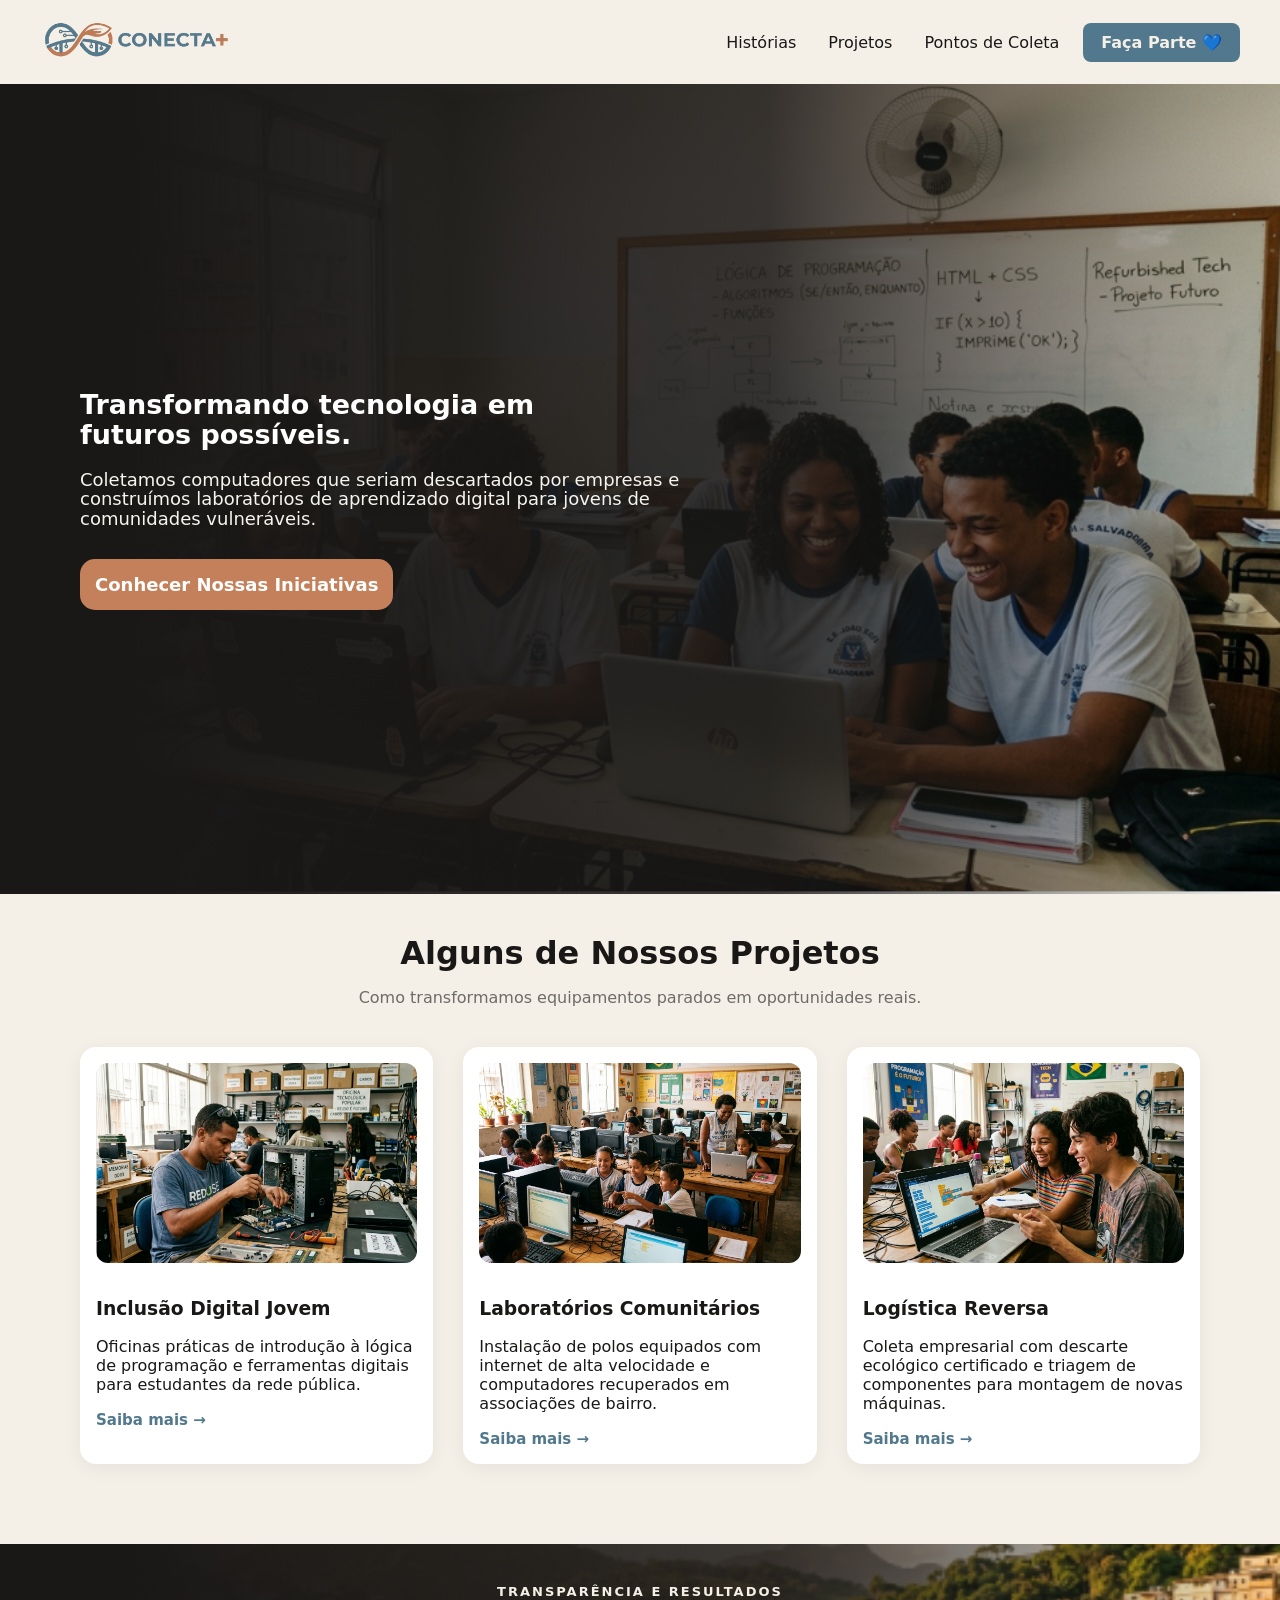
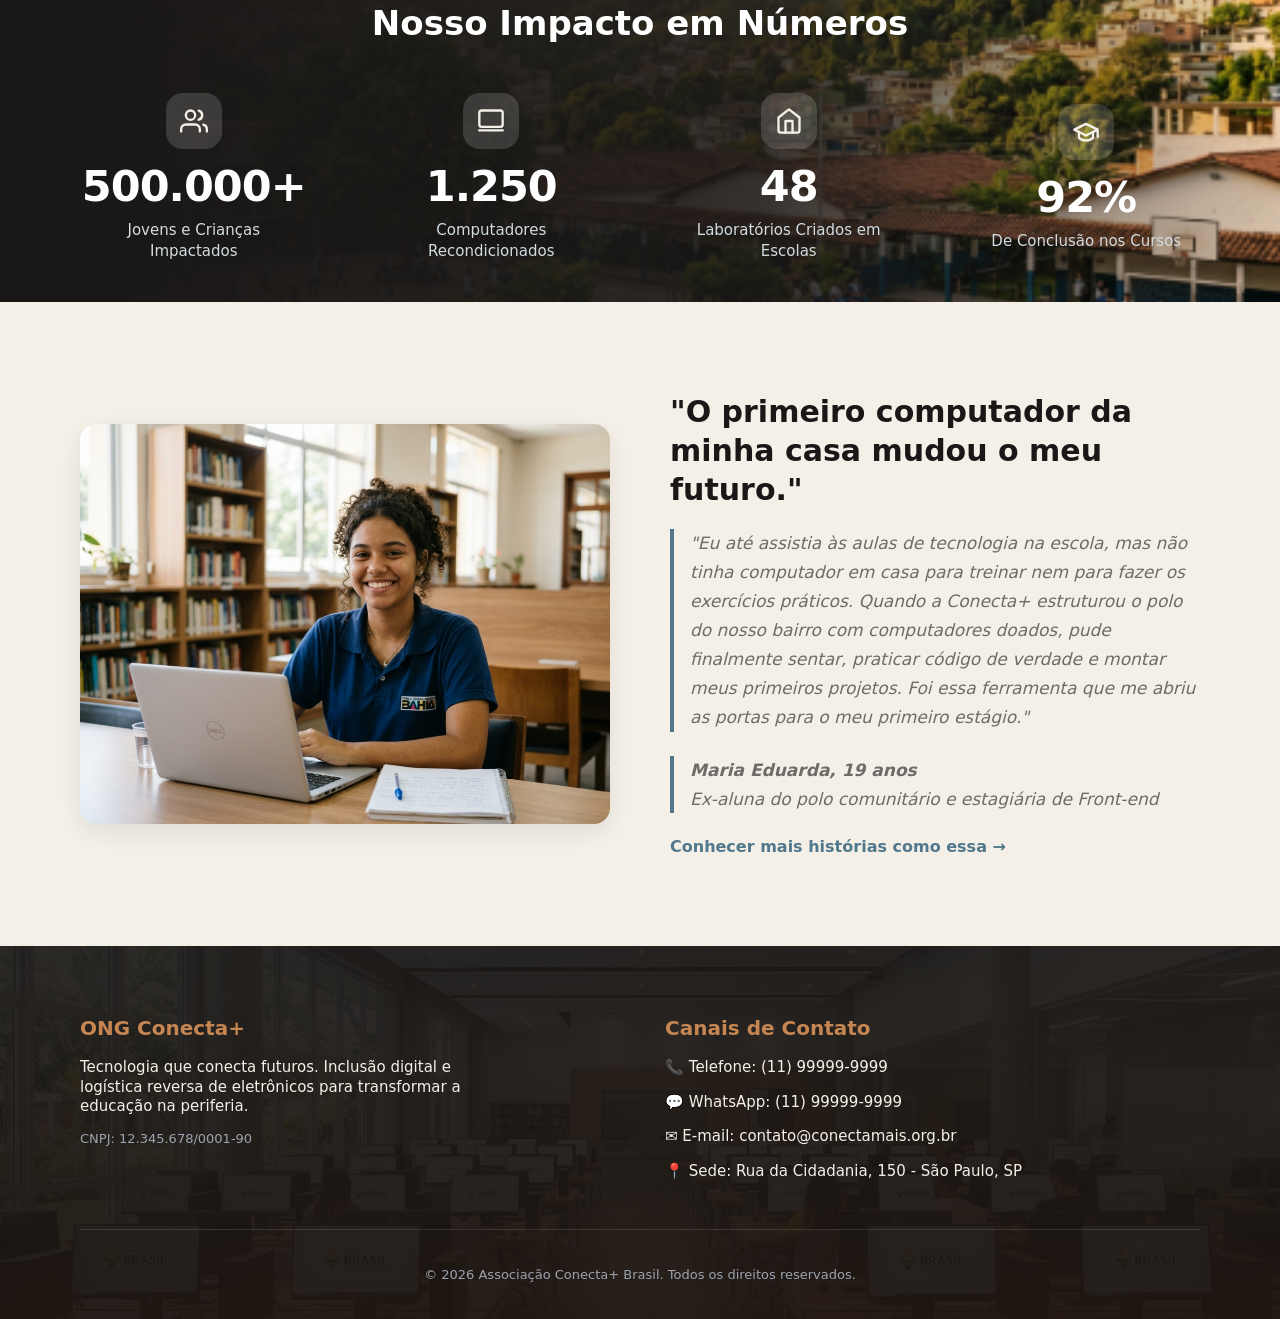
<file: index.html>
<!DOCTYPE html>
<html lang="pt-BR">
<head>
  <meta charset="UTF-8">
  <meta name="viewport" content="width=device-width, initial-scale=1.0">
  <title>Conecta+</title>
  <link rel="stylesheet" href="style.css">
</head>
<body>

  <!-- CABEÇALHO -->
  <header class="cabecalho">
    <a href="index.html" class="link-logo">
        <img src="images/logo-nome-conecta.png" alt="Logotipo da ONG Conecta+ Tecnologia e Cidadania">
    </a>

    <nav class="menu-cabecalho">
      <a href="historias.html" class="link-menu-cabecalho">Histórias</a>
      <a href="projetos.html" class="link-menu-cabecalho">Projetos</a>
      <a href="localizacao.html" class="link-menu-cabecalho">Pontos de Coleta</a>
      <a href="cadastro.html" class="link-menu-cadastro">Faça Parte 💙</a>
    </nav>


  </header>

  <!-- FOTO PRINCIPAL INDEX -->
  <section class="faixa-escura">

    <div class="conteudo-faixa-escura">
      <h1>Transformando tecnologia em futuros possíveis.</h1>
      <p>Coletamos computadores que seriam descartados por empresas e construímos laboratórios de aprendizado digital para jovens de comunidades vulneráveis.</p>
    
    </div>

    <div class="botao-faixa-escura">
      <a href="projetos.html" class="link-botao-faixa-escura">Conhecer Nossas Iniciativas</a>


    </div>

  </section>

  <section class="secao-projetos">

    <h2 class="titulo-secao">Alguns de Nossos Projetos</h2>
    <p class="subtitulo-secao">Como transformamos equipamentos parados em oportunidades reais.</p>
    
    <div class="conjunto-cards">
      
      <!-- Card 1 -->
      <article class="card-projeto">
        <img src="images/card1.png" alt="Estudantes jovens colaborando em oficina de lógica e ferramentas digitais">
        <div class="info-card">
          <h3>Inclusão Digital Jovem</h3>
          <p>Oficinas práticas de introdução à lógica de programação e ferramentas digitais para estudantes da rede pública.</p>
          <a href="projetos.html" class="link-card">Saiba mais &rarr;</a>
        </div>
      </article>
      <!-- Card 2 -->
      <article class="card-projeto">
        <img src="images/card2.png" alt="Laboratório de informática comunitário com computadores em pleno funcionamento">
        <div class="info-card">
          <h3>Laboratórios Comunitários</h3>
          <p>Instalação de polos equipados com internet de alta velocidade e computadores recuperados em associações de bairro.</p>
          <a href="projetos.html" class="link-card">Saiba mais &rarr;</a>
        </div>
      </article>
      <!-- Card 3 -->
      <article class="card-projeto">
        <img src="images/card3.png" alt="Bancada técnica de triagem e manutenção de hardware reciclado">
        <div class="info-card">
          <h3>Logística Reversa</h3>
          <p>Coleta empresarial com descarte ecológico certificado e triagem de componentes para montagem de novas máquinas.</p>
          <a href="projetos.html" class="link-card">Saiba mais &rarr;</a>
        </div>
      </article>
    </div>

  </section>

    <!-- SEÇÃO DE IMPACTO -->
  <section class="faixa-impacto">
    
    <div class="cabecalho-impacto">
      <span class="subtitulo-impacto">Transparência e Resultados</span>
      <h2>Nosso Impacto em Números</h2>
    </div>

    <div class="grupo-metricas">
      
      <div class="item-metrica">
        <div class="icone-metrica">
          <svg viewBox="0 0 24 24"><path d="M17 21v-2a4 4 0 0 0-4-4H5a4 4 0 0 0-4 4v2"></path><circle cx="9" cy="7" r="4"></circle><path d="M23 21v-2a4 4 0 0 0-3-3.87"></path><path d="M16 3.13a4 4 0 0 1 0 7.75"></path></svg>
        </div>
        <span class="numero-metrica">500.000+</span>
        <p class="legenda-metrica">Jovens e Crianças Impactados</p>
      </div>

      <div class="item-metrica">
        <div class="icone-metrica">
          <svg viewBox="0 0 24 24"><rect x="2" y="3" width="20" height="14" rx="2" ry="2"></rect><line x1="2" y1="20" x2="22" y2="20"></line></svg>
        </div>
        <span class="numero-metrica">1.250</span>
        <p class="legenda-metrica">Computadores Recondicionados</p>
      </div>

      <div class="item-metrica">
        <div class="icone-metrica">
          <svg viewBox="0 0 24 24"><path d="M3 9l9-7 9 7v11a2 2 0 0 1-2 2H5a2 2 0 0 1-2-2z"></path><polyline points="9 22 9 12 15 12 15 22"></polyline></svg>
        </div>
        <span class="numero-metrica">48</span>
        <p class="legenda-metrica">Laboratórios Criados em Escolas</p>
      </div>

      <div class="item-metrica">
        <div class="icone-metrica">
          <svg viewBox="0 0 24 24"><path d="M22 10v6M2 10l10-5 10 5-10 5z"></path><path d="M6 12v5c3 3 9 3 12 0v-5"></path></svg>
        </div>
        <span class="numero-metrica">92%</span>
        <p class="legenda-metrica">De Conclusão nos Cursos</p>
      </div>

    </div>

  </section>


      <!-- SEÇÃO HISTÓRIA DE IMPACTO -->
  <section class="secao-historia">
    <div class="grupo-historia">
      
      <div class="foto-historia">
        <img src="images/historia-aluna.png" alt="Maria Eduarda sorrindo na biblioteca com seu notebook">
      </div>

      <div class="texto-historia">
        <h2>"O primeiro computador da minha casa mudou o meu futuro."</h2>
        
        <p class="depoimento-texto">
          "Eu até assistia às aulas de tecnologia na escola, mas não tinha computador em casa para treinar nem para fazer os exercícios práticos. Quando a Conecta+ estruturou o polo do nosso bairro com computadores doados, pude finalmente sentar, praticar código de verdade e montar meus primeiros projetos. Foi essa ferramenta que me abriu as portas para o meu primeiro estágio."
        </p>

        <p class="depoimento-texto">
          <strong>Maria Eduarda, 19 anos</strong><br>
          <span>Ex-aluna do polo comunitário e estagiária de Front-end</span>
        </p>

        <a href="historias.html" class="link-mais-historias">Conhecer mais histórias como essa &rarr;</a>
      </div>

    </div>
  </section>



    <!-- RODAPÉ -->
  <footer class="rodape">
    
    <div class="conteudo-rodape">

      <div class="coluna-rodape">
        <h3>ONG Conecta+</h3>
        <p>Tecnologia que conecta futuros. Inclusão digital e logística reversa de eletrônicos para transformar a educação na periferia.</p>
        <p class="cnpj">CNPJ: 12.345.678/0001-90</p>
      </div>

      <div class="coluna-rodape">
        <h3>Canais de Contato</h3>
        <address class="contatos-ong">
          <p>📞 Telefone: (11) 99999-9999</p>
          <p>💬 WhatsApp: (11) 99999-9999</p>
          <p>✉️ E-mail: contato@conectamais.org.br</p>
          <p>📍 Sede: Rua da Cidadania, 150 - São Paulo, SP</p>
        </address>
      </div>

    </div>

    <div class="rodape-direitos">
      <p>&copy; 2026 Associação Conecta+ Brasil. Todos os direitos reservados.</p>
    </div>

  </footer>
</body>
</html>
</file>
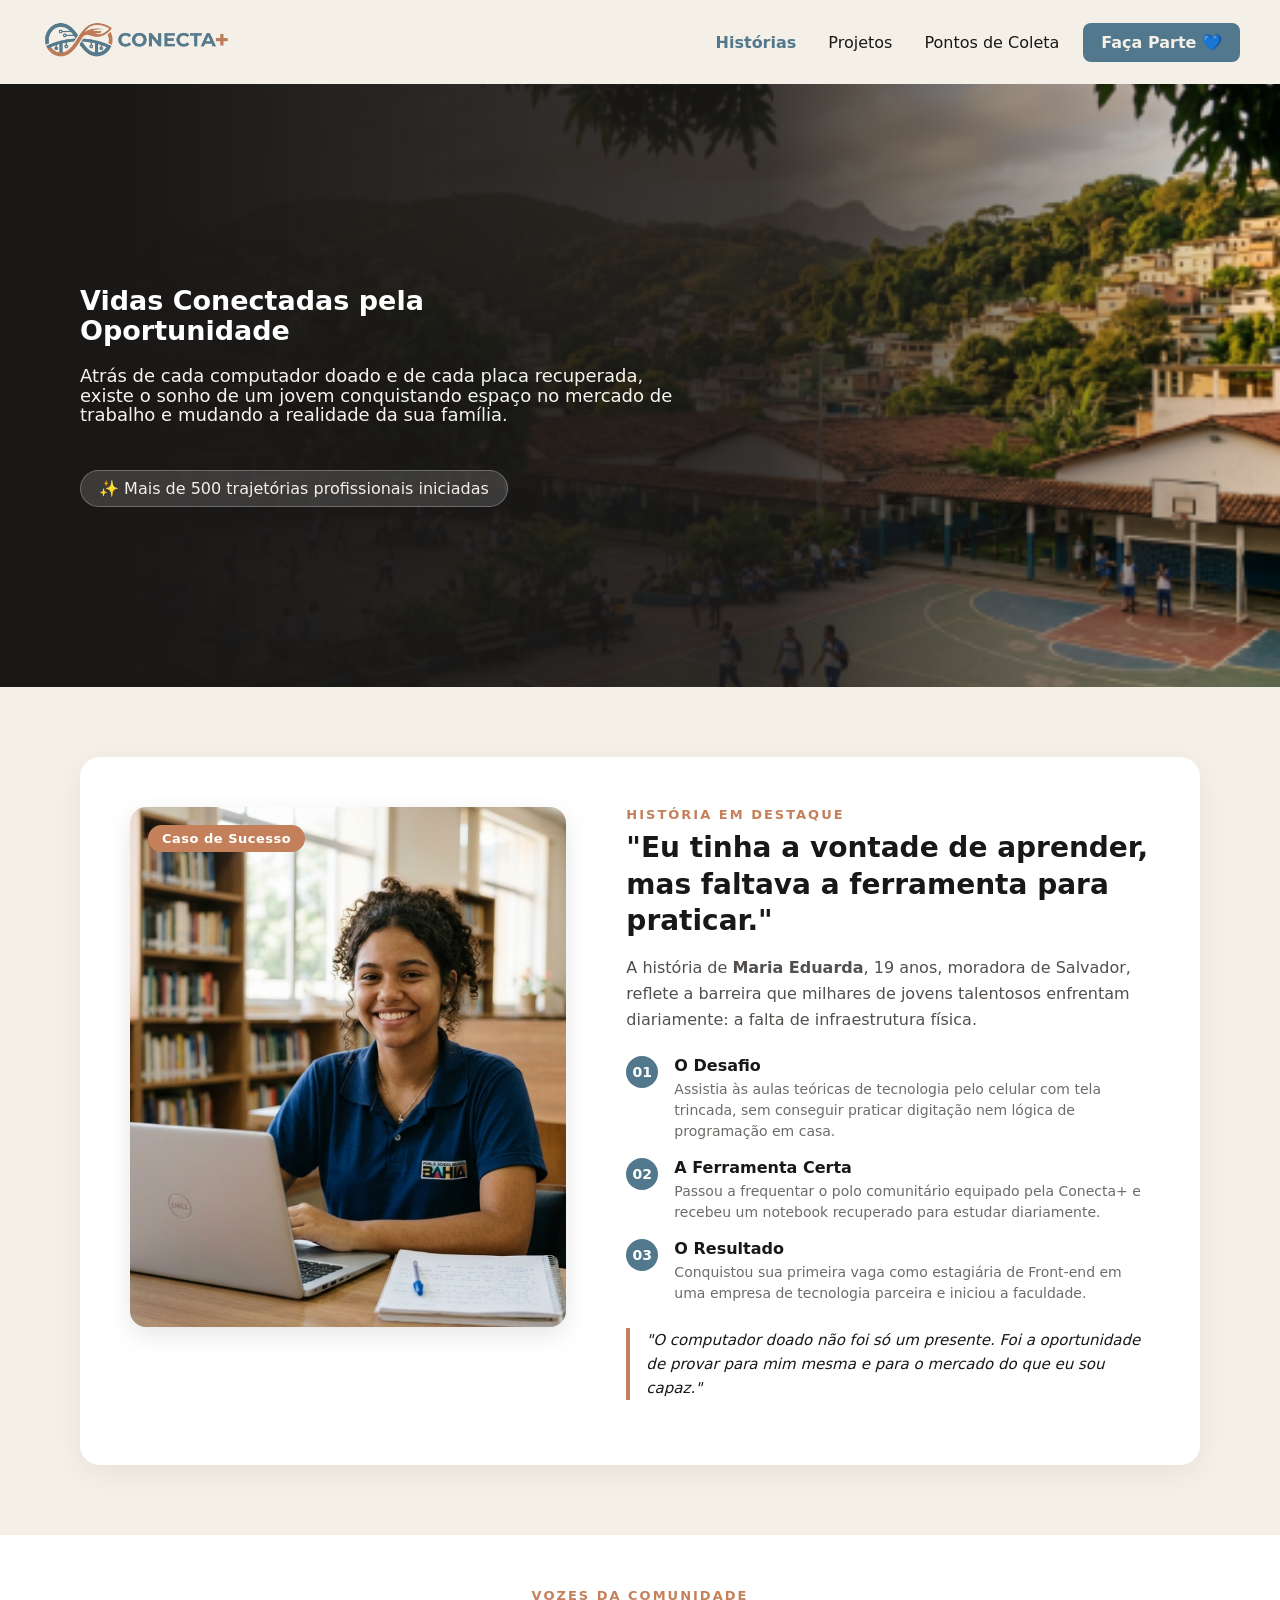
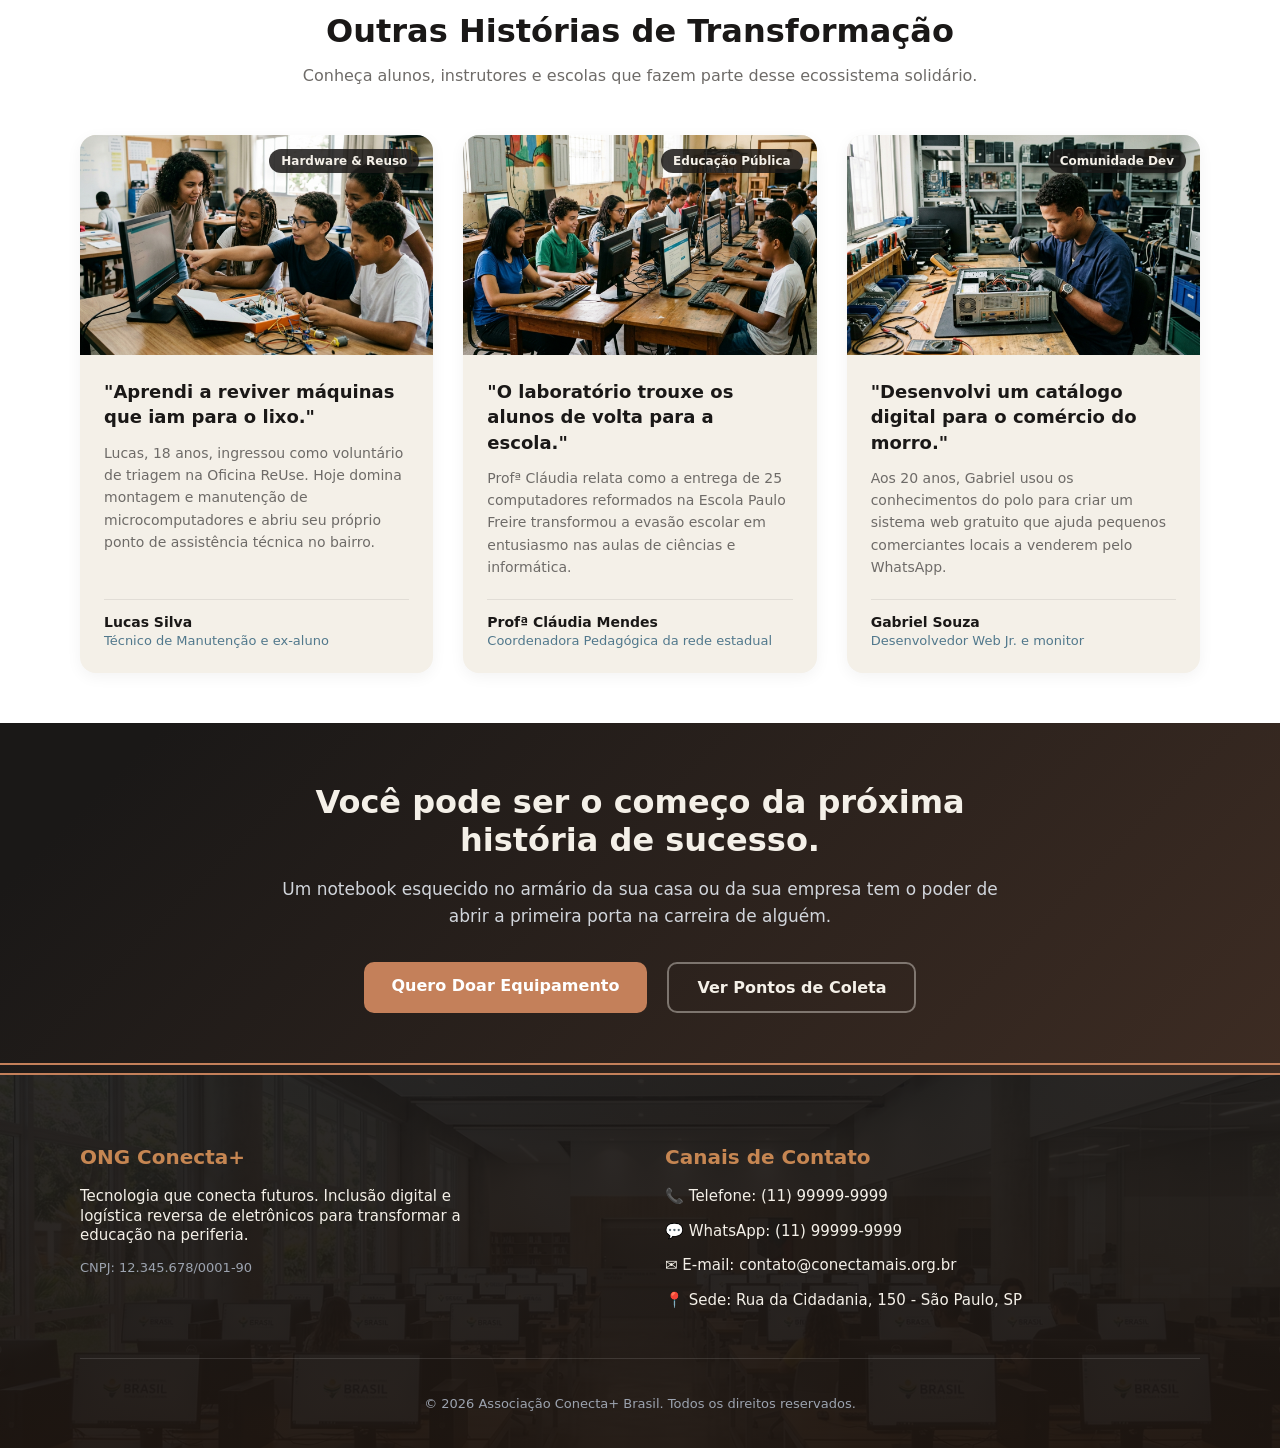
<file: historias.html>
<!DOCTYPE html>
<html lang="pt-BR">
<head>
  <meta charset="UTF-8">
  <meta name="viewport" content="width=device-width, initial-scale=1.0">
  <title>Histórias de Transformação | Conecta+</title>
  <link rel="stylesheet" href="style.css">
</head>
<body>

  <!-- CABEÇALHO -->
  <header class="cabecalho">
    <a href="index.html" class="link-logo">
      <img src="images/logo-nome-conecta.png" alt="Logotipo da ONG Conecta+ Tecnologia e Cidadania">
    </a>

    <nav class="menu-cabecalho">
      <a href="historias.html" class="link-menu-cabecalho ativo">Histórias</a>
      <a href="projetos.html" class="link-menu-cabecalho">Projetos</a>
      <a href="localizacao.html" class="link-menu-cabecalho">Pontos de Coleta</a>
      <a href="cadastro.html" class="link-menu-cadastro">Faça Parte 💙</a>
    </nav>
  </header>

  <main>

    <!-- FOTO PRINCIPAL HISTÓRIAS -->
    <section class="faixa-escura-historias">
      <div class="conteudo-faixa-escura">
        <h1>Vidas Conectadas pela Oportunidade</h1>
        <p>Atrás de cada computador doado e de cada placa recuperada, existe o sonho de um jovem conquistando espaço no mercado de trabalho e mudando a realidade da sua família.</p>
        
        <div class="etiqueta-historias">
          <span>✨ Mais de 500 trajetórias profissionais iniciadas</span>
        </div>
      </div>
    </section>

    <!-- 3. HISTORIA EM DESTAQUE -->
    <section class="secao-caso-destaque">
      <div class="container-destaque">
        
        <div class="foto-caso-destaque">
          <img src="images/historia-aluna.png" alt="Maria Eduarda em sua rotina de estudos">
          <div class="selo-destaque">Caso de Sucesso</div>
        </div>

        <div class="conteudo-caso-destaque">
          <span class="lista-destaque">História em Destaque</span>
          <h2>"Eu tinha a vontade de aprender, mas faltava a ferramenta para praticar."</h2>
          
          <p class="resumo-caso">
            A história de <strong>Maria Eduarda</strong>, 19 anos, moradora de Salvador, reflete a barreira que milhares de jovens talentosos enfrentam diariamente: a falta de infraestrutura física.
          </p>

          <div class="timeline-caso">
            
            <div class="passo-timeline">
              <span class="numero-passo">01</span>
              <div>
                <h4>O Desafio</h4>
                <p>Assistia às aulas teóricas de tecnologia pelo celular com tela trincada, sem conseguir praticar digitação nem lógica de programação em casa.</p>
              </div>
            </div>

            <div class="passo-timeline">
              <span class="numero-passo">02</span>
              <div>
                <h4>A Ferramenta Certa</h4>
                <p>Passou a frequentar o polo comunitário equipado pela Conecta+ e recebeu um notebook recuperado para estudar diariamente.</p>
              </div>
            </div>

            <div class="passo-timeline">
              <span class="numero-passo">03</span>
              <div>
                <h4>O Resultado</h4>
                <p>Conquistou sua primeira vaga como estagiária de Front-end em uma empresa de tecnologia parceira e iniciou a faculdade.</p>
              </div>
            </div>

          </div>

          <div class="citacao-direta-destaque">
            <p>"O computador doado não foi só um presente. Foi a oportunidade de provar para mim mesma e para o mercado do que eu sou capaz."</p>
          </div>
        </div>

      </div>
    </section>

    <!-- OUTRAS HISTÓRIAS -->
    <section class="secao-grade-historias">
      
      <div class="cabecalho-grade">
        <span class="lista-secao">Vozes da Comunidade</span>
        <h2>Outras Histórias de Transformação</h2>
        <p>Conheça alunos, instrutores e escolas que fazem parte desse ecossistema solidário.</p>
      </div>

      <div class="lista-historias">

        <!-- HISTÓRIA 1 -->
        <article class="card-historia">
          <div class="img-historia">
            <img src="images/card1-historias.jpg" alt="Lucas Silva reparando computadores na oficina técnica">
            <span class="categoria-historia">Hardware & Reuso</span>
          </div>
          <div class="corpo-historia">
            <h3>"Aprendi a reviver máquinas que iam para o lixo."</h3>
            <p>Lucas, 18 anos, ingressou como voluntário de triagem na Oficina ReUse. Hoje domina montagem e manutenção de microcomputadores e abriu seu próprio ponto de assistência técnica no bairro.</p>
            <div class="autor-card-historia">
              <strong>Lucas Silva</strong>
              <span>Técnico de Manutenção e ex-aluno</span>
            </div>
          </div>
        </article>

        <!-- HISTÓRIA 2 -->
        <article class="card-historia">
          <div class="img-historia">
            <img src="images/card2-historias.jpg" alt="Professora Cláudia acompanhando alunos no laboratório escolar">
            <span class="categoria-historia">Educação Pública</span>
          </div>
          <div class="corpo-historia">
            <h3>"O laboratório trouxe os alunos de volta para a escola."</h3>
            <p>Profª Cláudia relata como a entrega de 25 computadores reformados na Escola Paulo Freire transformou a evasão escolar em entusiasmo nas aulas de ciências e informática.</p>
            <div class="autor-card-historia">
              <strong>Profª Cláudia Mendes</strong>
              <span>Coordenadora Pedagógica da rede estadual</span>
            </div>
          </div>
        </article>

        <!-- HISTÓRIA 3 -->
        <article class="card-historia">
          <div class="img-historia">
            <img src="images/card3-historias.jpg" alt="Gabriel ensinando jovens em oficina de programação">
            <span class="categoria-historia">Comunidade Dev</span>
          </div>
          <div class="corpo-historia">
            <h3>"Desenvolvi um catálogo digital para o comércio do morro."</h3>
            <p>Aos 20 anos, Gabriel usou os conhecimentos do polo para criar um sistema web gratuito que ajuda pequenos comerciantes locais a venderem pelo WhatsApp.</p>
            <div class="autor-card-historia">
              <strong>Gabriel Souza</strong>
              <span>Desenvolvedor Web Jr. e monitor</span>
            </div>
          </div>
        </article>

      </div>

    </section>

    <!-- CONVITE PARA EMPRESAS -->
    <section class="chamada-historias">
      <div class="conteudo-historias">
        <h2>Você pode ser o começo da próxima história de sucesso.</h2>
        <p>Um notebook esquecido no armário da sua casa ou da sua empresa tem o poder de abrir a primeira porta na carreira de alguém.</p>
        <div class="botoes-historias">
          <a href="cadastro.html" class="botao-doar">Quero Doar Equipamento</a>
          <a href="localizacao.html" class="botao-polos">Ver Pontos de Coleta</a>
        </div>
      </div>
    </section>

  </main>

  <!-- RODAPÉ -->
  <footer class="rodape">
    <div class="conteudo-rodape">
      <div class="coluna-rodape">
        <h3>ONG Conecta+</h3>
        <p>Tecnologia que conecta futuros. Inclusão digital e logística reversa de eletrônicos para transformar a educação na periferia.</p>
        <p class="cnpj">CNPJ: 12.345.678/0001-90</p>
      </div>

      <div class="coluna-rodape">
        <h3>Canais de Contato</h3>
        <address class="contatos-ong">
          <p>📞 Telefone: (11) 99999-9999</p>
          <p>💬 WhatsApp: (11) 99999-9999</p>
          <p>✉️ E-mail: contato@conectamais.org.br</p>
          <p>📍 Sede: Rua da Cidadania, 150 - São Paulo, SP</p>
        </address>
      </div>
    </div>

    <div class="rodape-direitos">
      <p>&copy; 2026 Associação Conecta+ Brasil. Todos os direitos reservados.</p>
    </div>
  </footer>

</body>
</html>
</file>
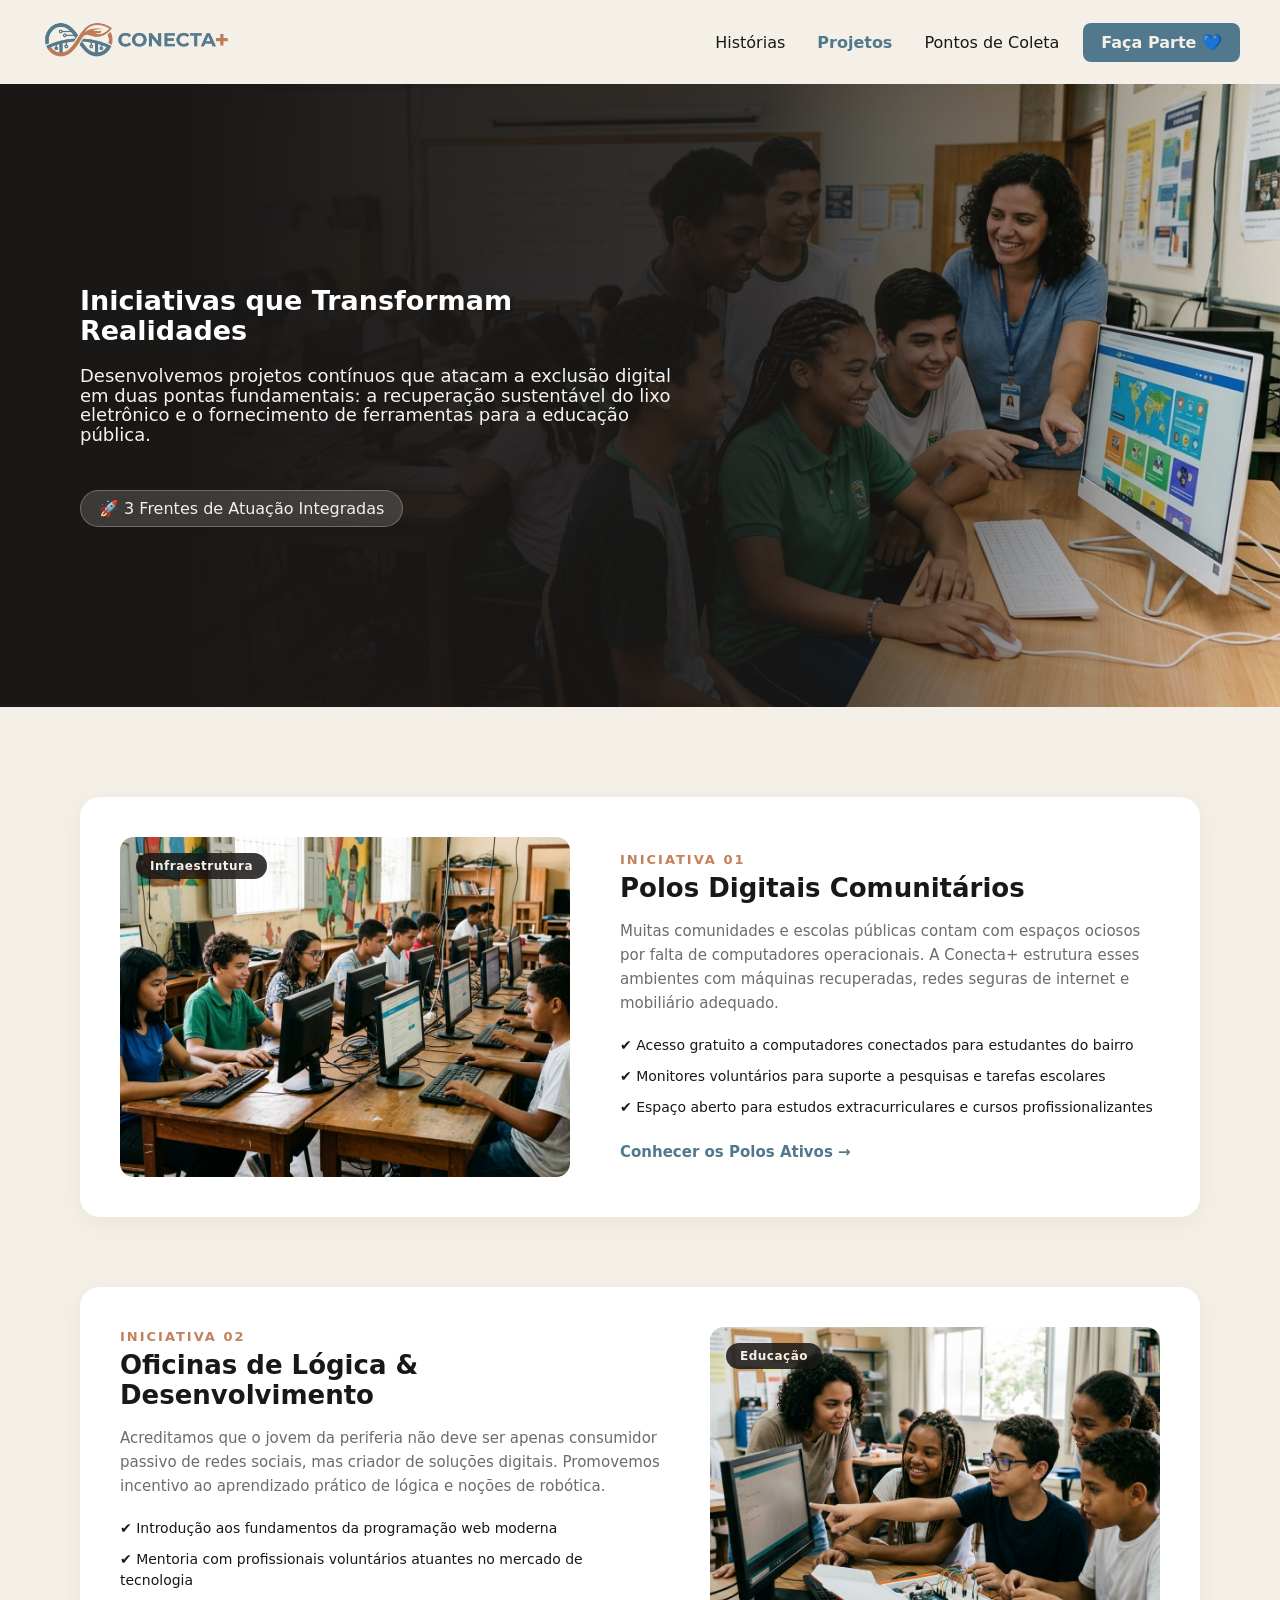
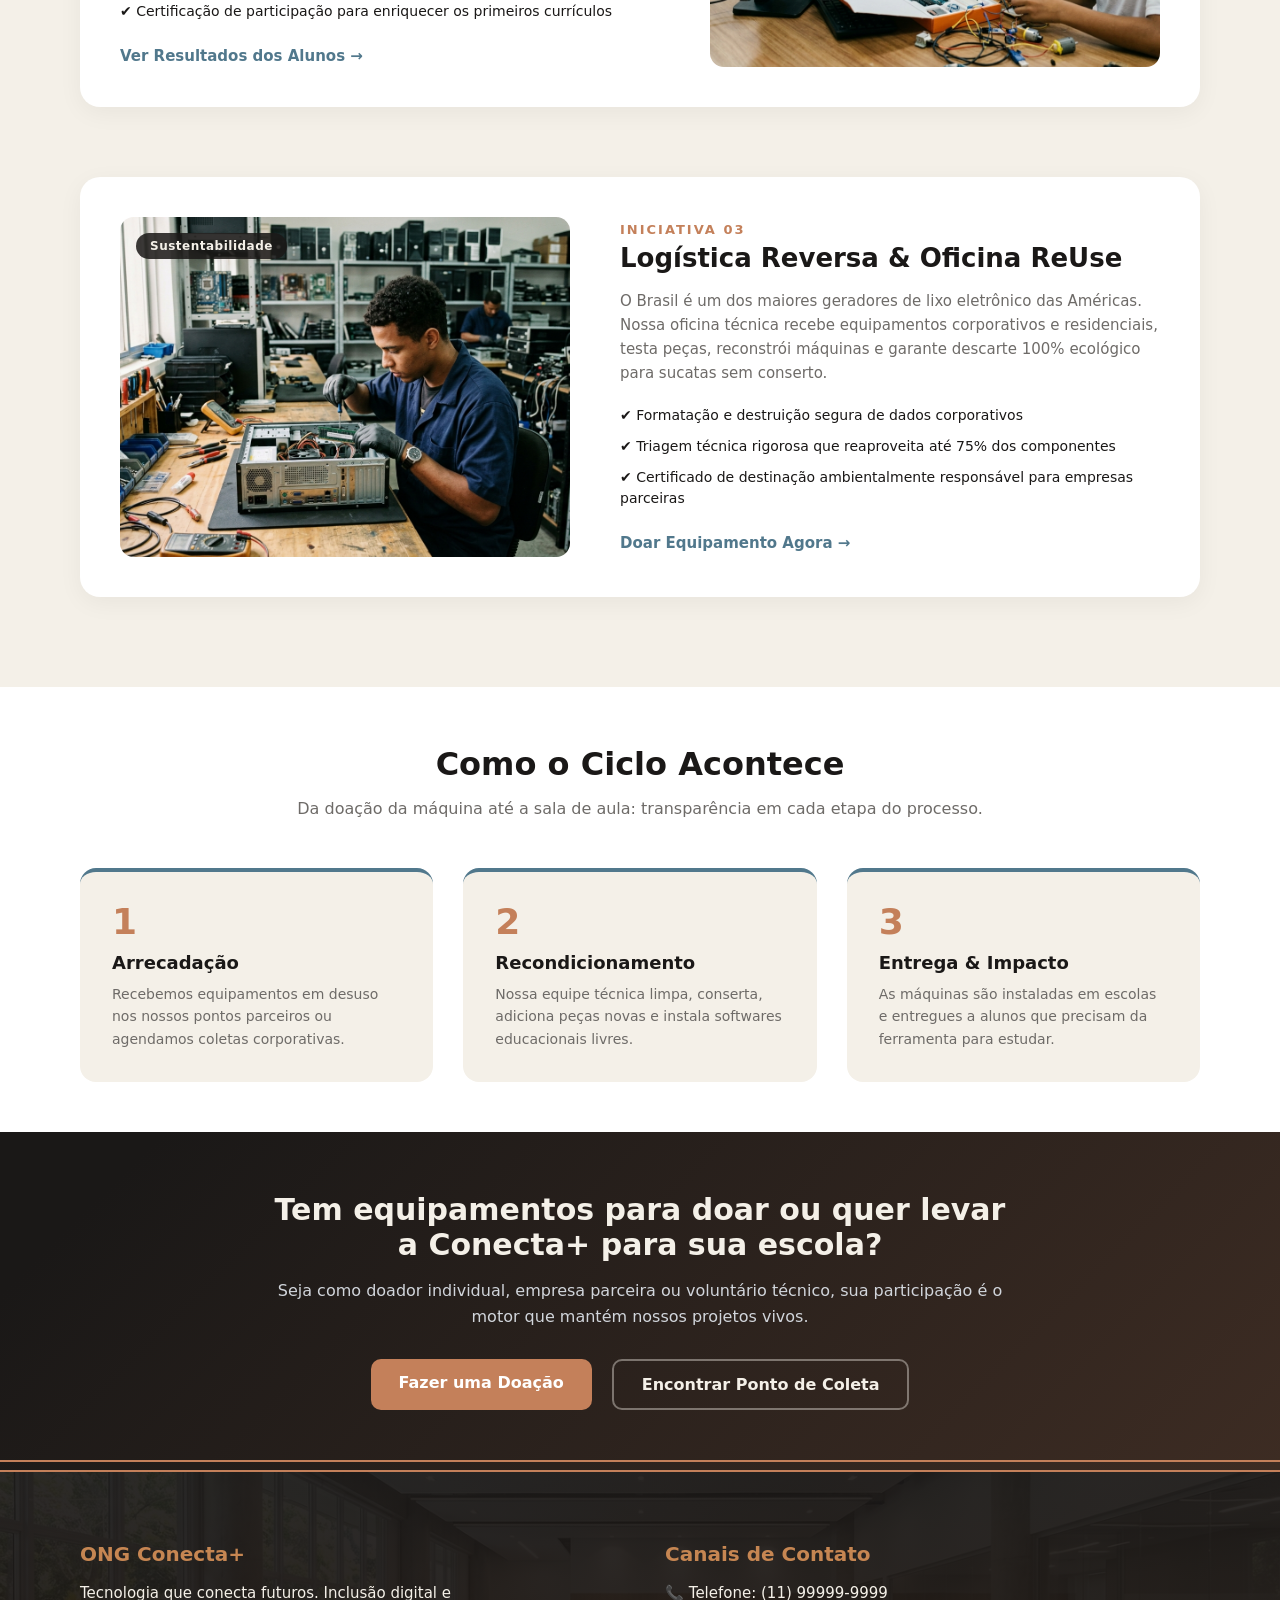
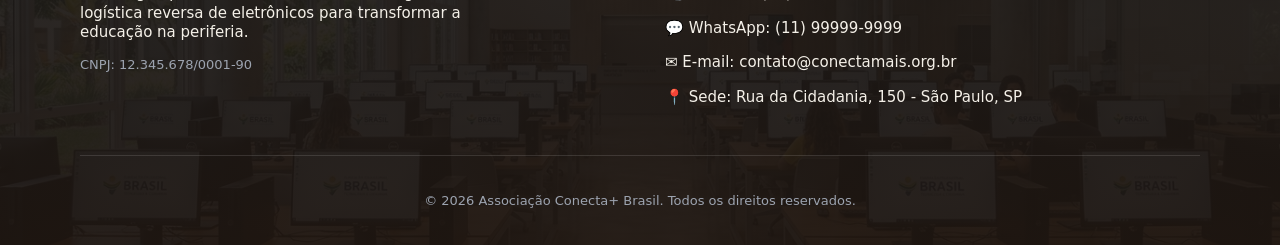
<file: projetos.html>
<!DOCTYPE html>
<html lang="pt-BR">
<head>
  <meta charset="UTF-8">
  <meta name="viewport" content="width=device-width, initial-scale=1.0">
  <title>Nossos Projetos | Conecta+</title>
  <link rel="stylesheet" href="style.css">
</head>
<body>

  <!-- CABEÇALHO -->
  <header class="cabecalho">
    <a href="index.html" class="link-logo">
      <img src="images/logo-nome-conecta.png" alt="Logotipo da ONG Conecta+ Tecnologia e Cidadania">
    </a>

    <nav class="menu-cabecalho">
      <a href="historias.html" class="link-menu-cabecalho">Histórias</a>
      <a href="projetos.html" class="link-menu-cabecalho ativo">Projetos</a>
      <a href="localizacao.html" class="link-menu-cabecalho">Pontos de Coleta</a>
      <a href="cadastro.html" class="link-menu-cadastro">Faça Parte 💙</a>
    </nav>
  </header>

  <main>

    <!-- FOTO PRINCIPAL PROJETOS -->
    <section class="faixa-escura-projetos">
      <div class="conteudo-faixa-escura">
        <h1>Iniciativas que Transformam Realidades</h1>
        <p>Desenvolvemos projetos contínuos que atacam a exclusão digital em duas pontas fundamentais: a recuperação sustentável do lixo eletrônico e o fornecimento de ferramentas para a educação pública.</p>
        
        <div class="etiqueta-projetos">
          <span>🚀 3 Frentes de Atuação Integradas</span>
        </div>
      </div>
    </section>

    <!-- 3. DETALHAMENTO DOS PROJETOS -->
    <section class="secao-detalhes-projetos">
      
      <!-- PROJETO 1 -->
      <article class="bloco-projeto">
        <div class="projeto-imagem">
          <img src="images/polo-comunitario.jpg" alt="Polo Digital Comunitário com estudantes da rede pública e suporte voluntário">
          <span class="lista-projeto-flutuante">Infraestrutura</span>
        </div>
        <div class="projeto-conteudo">
          <span class="categoria-projeto">Iniciativa 01</span>
          <h2>Polos Digitais Comunitários</h2>
          <p class="descricao-projeto">
            Muitas comunidades e escolas públicas contam com espaços ociosos por falta de computadores operacionais. A Conecta+ estrutura esses ambientes com máquinas recuperadas, redes seguras de internet e mobiliário adequado.
          </p>
          <ul class="lista-beneficios-projeto">
            <li>✔ Acesso gratuito a computadores conectados para estudantes do bairro</li>
            <li>✔ Monitores voluntários para suporte a pesquisas e tarefas escolares</li>
            <li>✔ Espaço aberto para estudos extracurriculares e cursos profissionalizantes</li>
          </ul>
          <a href="localizacao.html" class="link-acao-projeto">Conhecer os Polos Ativos &rarr;</a>
        </div>
      </article>

      <!-- PROJETO 2 -->
      <article class="bloco-projeto invertido">
        <div class="projeto-imagem">
          <img src="images/oficina-logica.jpg" alt="Estudantes jovens e mentora colaborando em oficina prática de lógica e robótica">
          <span class="lista-projeto-flutuante">Educação</span>
        </div>
        <div class="projeto-conteudo">
          <span class="categoria-projeto">Iniciativa 02</span>
          <h2>Oficinas de Lógica & Desenvolvimento</h2>
          <p class="descricao-projeto">
            Acreditamos que o jovem da periferia não deve ser apenas consumidor passivo de redes sociais, mas criador de soluções digitais. Promovemos incentivo ao aprendizado prático de lógica e noções de robótica.
          </p>
          <ul class="lista-beneficios-projeto">
            <li>✔ Introdução aos fundamentos da programação web moderna</li>
            <li>✔ Mentoria com profissionais voluntários atuantes no mercado de tecnologia</li>
            <li>✔ Certificação de participação para enriquecer os primeiros currículos</li>
          </ul>
          <a href="historias.html" class="link-acao-projeto">Ver Resultados dos Alunos &rarr;</a>
        </div>
      </article>

      <!-- PROJETO 3 -->
      <article class="bloco-projeto">
        <div class="projeto-imagem">
          <img src="images/oficina-reuse.jpg" alt="Bancada técnica de triagem, manutenção e recuperação de hardware da Oficina ReUse">
          <span class="lista-projeto-flutuante">Sustentabilidade</span>
        </div>
        <div class="projeto-conteudo">
          <span class="categoria-projeto">Iniciativa 03</span>
          <h2>Logística Reversa & Oficina ReUse</h2>
          <p class="descricao-projeto">
            O Brasil é um dos maiores geradores de lixo eletrônico das Américas. Nossa oficina técnica recebe equipamentos corporativos e residenciais, testa peças, reconstrói máquinas e garante descarte 100% ecológico para sucatas sem conserto.
          </p>
          <ul class="lista-beneficios-projeto">
            <li>✔ Formatação e destruição segura de dados corporativos</li>
            <li>✔ Triagem técnica rigorosa que reaproveita até 75% dos componentes</li>
            <li>✔ Certificado de destinação ambientalmente responsável para empresas parceiras</li>
          </ul>
          <a href="cadastro.html" class="link-acao-projeto">Doar Equipamento Agora &rarr;</a>
        </div>
      </article>

    </section>

    <!-- CICLO DA ONG -->
    <section class="secao-ciclo-ong">
      <div class="cabecalho-ciclo">
        <h2>Como o Ciclo Acontece</h2>
        <p>Da doação da máquina até a sala de aula: transparência em cada etapa do processo.</p>
      </div>

      <div class="container-passos-ciclo">
        
        <div class="card-passo-ciclo">
          <span class="numero-ciclo">1</span>
          <h3>Arrecadação</h3>
          <p>Recebemos equipamentos em desuso nos nossos pontos parceiros ou agendamos coletas corporativas.</p>
        </div>

        <div class="card-passo-ciclo">
          <span class="numero-ciclo">2</span>
          <h3>Recondicionamento</h3>
          <p>Nossa equipe técnica limpa, conserta, adiciona peças novas e instala softwares educacionais livres.</p>
        </div>

        <div class="card-passo-ciclo">
          <span class="numero-ciclo">3</span>
          <h3>Entrega & Impacto</h3>
          <p>As máquinas são instaladas em escolas e entregues a alunos que precisam da ferramenta para estudar.</p>
        </div>

      </div>
    </section>

    <!-- CONVITE PARA DOAR -->
    <section class="chamada-projetos">
      <div class="conteudo-projetos">
        <h2>Tem equipamentos para doar ou quer levar a Conecta+ para sua escola?</h2>
        <p>Seja como doador individual, empresa parceira ou voluntário técnico, sua participação é o motor que mantém nossos projetos vivos.</p>
        <div class="botoes-projetos">
          <a href="cadastro.html" class="botao-doar">Fazer uma Doação</a>
          <a href="localizacao.html" class="botao-polos">Encontrar Ponto de Coleta</a>
        </div>
      </div>
    </section>

  </main>

  <!-- RODAPÉ -->
  <footer class="rodape">
    <div class="conteudo-rodape">
      <div class="coluna-rodape">
        <h3>ONG Conecta+</h3>
        <p>Tecnologia que conecta futuros. Inclusão digital e logística reversa de eletrônicos para transformar a educação na periferia.</p>
        <p class="cnpj">CNPJ: 12.345.678/0001-90</p>
      </div>

      <div class="coluna-rodape">
        <h3>Canais de Contato</h3>
        <address class="contatos-ong">
          <p>📞 Telefone: (11) 99999-9999</p>
          <p>💬 WhatsApp: (11) 99999-9999</p>
          <p>✉️ E-mail: contato@conectamais.org.br</p>
          <p>📍 Sede: Rua da Cidadania, 150 - São Paulo, SP</p>
        </address>
      </div>
    </div>

    <div class="rodape-direitos">
      <p>&copy; 2026 Associação Conecta+ Brasil. Todos os direitos reservados.</p>
    </div>
  </footer>

</body>
</html>
</file>
<file: style.css>
/*----------- DESIGN DO PROJETO -----------*/
:root {
  
  --cor-primaria: #C4805A;          
  --cor-primaria-hover: #A36543;    
  --cor-secundaria: #51788C;        
  --cor-secundaria-hover: #3B5B6D;  
  --cor-fundo: #F4F0E8;             
  --cor-texto: #1A1817;             
  --cor-card: #FFFFFF;              
  --cor-borda: #E2DBD0;             

  --texto-sm: 0.875rem;             
  --texto-base: 1rem;               
  --texto-md: 1.25rem;              
  --texto-lg: 1.75rem;             
  --texto-xl: 2.5rem;               

  --espaco-xs: 4px;                 
  --espaco-sm: 8px;               
  --espaco-md: 16px;                
  --espaco-lg: 24px;               
  --espaco-xl: 48px;                
}

*, *::before, *::after {
  box-sizing: border-box;
}

img {
  max-width: 100%;
  height: auto;
}

html, body {
  margin: 0;
  padding: 0;
  width: 100%;
  overflow-x: hidden;
  background-color: var(--cor-fundo); 
  font-family: 'Segoe UI', system-ui, -apple-system, sans-serif;
  color: var(--cor-texto);
}

/*----------- FOTO PRINCIPAL / INDEX -----------*/

.faixa-escura {
  min-height: 90vh;
  display: flex;
  flex-direction: column;
  justify-content: center;
  align-items: flex-start;
  box-sizing: border-box;
  padding: 60px 80px;
  text-align: left;
  font-size: 18px;
  background: 
    linear-gradient(90deg, var(--cor-texto) 10%, rgba(26, 24, 23, 0.85) 60%, transparent 100%),
    url('images/alunos-computador.png');
  background-size: cover;         
  background-position: center right; 
  color: #ffffff;
}

.conteudo-faixa-escura {
  text-align: left;
  margin-left: 0;
}

.conteudo-faixa-escura h1{
  text-align: left;
  max-width: 500px;
  line-height: 1.1;
  margin-bottom: 20px;

}

.conteudo-faixa-escura p{
  text-align: left;
  max-width: 600px;
  line-height: 1.1;
  margin-bottom: 30px;
  color: #F6F4EE

}

.link-botao-faixa-escura{
  text-decoration: none;
  font-weight: 600;
  transition: color 0.2s ease;
  border-radius: 15px;
  padding: 15px;
  background-color: var(--cor-primaria);
  color: #ffffff;
  font-size: 18px;
  display: inline-block;

}

.link-botao-faixa-escura:hover{
  color: var(--cor-primaria-hover);

}


/*----------- CABEÇALHO -----------*/

.cabecalho {
  display: flex;                   
  justify-content: space-between;  
  align-items: center;              
  padding: 14px 40px;              
  background-color: var(--cor-fundo);       
}

.link-logo img {
  margin: 0;
  width: auto;
  height: 56px;
  display: block;
}

.menu-cabecalho {
  display: flex;
  align-items: center;
  gap: 16px;
}

.link-menu-cabecalho {
  color: var(--cor-texto);
  text-decoration: none;
  font-weight: 500;
  transition: color 0.2s ease;
  font-size: 16px;
  padding: 6px 8px;
}

.link-menu-cabecalho:hover {
  color: var(--cor-secundaria);
}

.link-menu-cadastro {
  color: var(--cor-fundo);
  background-color: var(--cor-secundaria);
  text-decoration: none;
  font-weight: 600;
  transition: background-color 0.2s ease, transform 0.2s ease;
  border-radius: 8px;
  padding: 10px 18px;
  font-size: 16px;
  display: inline-block;
}

.link-menu-cadastro:hover {
  background-color: var(--cor-secundaria-hover);
  color: var(--cor-fundo);
}

/*----------- RODAPE -----------*/

.rodape {
  background: 
    linear-gradient(180deg, rgba(26, 24, 23, 0.92) 0%, rgba(30, 22, 17, 0.95) 100%),
    url('images/fundo-rodape.jpg');
  background-size: cover;
  background-position: center;
  color: #ffffff;
  padding: 50px 80px 24px 80px;
}

.conteudo-rodape {
  display: flex;
  justify-content: space-between;
  gap: 50px;                    
  border-bottom: 1px solid rgba(255, 255, 255, 0.12); 
  padding-bottom: 40px;        
}


.coluna-rodape {
  flex: 1; 
}

.coluna-rodape h3 {
  color: #C68652;       
  font-size: 20px;
  font-weight: 600;
  margin-bottom: 18px;   
}

.coluna-rodape p {
  color: var(--cor-fundo);    
  font-size: 15px;
  line-height: 1.3;     
  margin-bottom: 8px;
  max-width: 400px;

}

.contatos-ong {
  font-style: normal;
}

.cnpj {
  font-size: 13px !important;
  color: #9ca3af !important;
  margin-top: 14px;
}

.rodape-direitos {
  text-align: center;
  padding-top: 24px;
  font-size: 13px;
  color: #9ca3af;
}

/*----------- PAGINA PROJETOS -----------*/

.titulo-secao {
  text-align: center;
  color: var(--cor-texto);       
  font-size: 32px;
  font-weight: 700;
  margin-top: 40px;
  margin-bottom: 8px;
}

.subtitulo-secao {
  text-align: center;
  color: #6E6B68;       
  font-size: 16px;
  margin-bottom: 40px;  
}

.conjunto-cards {
  display: flex;
  justify-content: space-between;
  gap: 30px;
  padding: 0 80px 80px 80px;

}

.card-projeto {
  background-color: var(--cor-card); 
  border-radius: 16px;       
  padding: 16px;             
  box-shadow: 0 4px 20px rgba(0, 0, 0, 0.06); 
  flex: 1;                   
  display: flex;
  flex-direction: column;   
  transition: transform 0.2s ease, box-shadow 0.2s ease;
}

.card-projeto:hover {
  transform: translateY(-5px); 
  box-shadow: 0 10px 25px rgba(0, 0, 0, 0.12); 
}

.card-projeto img {
  width: 100%;             
  height: 200px;           
  object-fit: cover;       
  border-radius: 12px;     
  margin-bottom: 16px;     
}

.conteudo-card h3 {
  color: var(--cor-texto);          
  font-size: 20px;
  margin-bottom: 8px;
}

.conteudo-card p {
  color: #6E6B68;          
  font-size: 15px;
  line-height: 1.5;
  margin-bottom: 16px;
}

.link-card {
  color: var(--cor-secundaria);          
  text-decoration: none;
  font-weight: 600;
  font-size: 15px;
}

.link-card:hover {
  text-decoration: underline;
}

/*----------- PAGINA INDEX -----------*/


.faixa-impacto {
  padding: 40px 60px;
  text-align: center;
  background: 
    linear-gradient(90deg, var(--cor-texto) 10%, rgba(26, 24, 23, 0.85) 60%, transparent 100%),
    url('images/fundo-impacto.png');
  background-size: cover;         
  background-position: center;     
  color: #ffffff;
}

.cabecalho-impacto {
  margin-bottom: 50px;
}

.subtitulo-impacto {
  display: block;
  font-size: 13px;
  text-transform: uppercase;
  letter-spacing: 2px;     
  color: var(--cor-fundo);          
  margin-bottom: 4px;
  font-weight: 600;
}

.cabecalho-impacto h2 {
  font-size: 34px;
  font-weight: 700;
  margin: 0;
}

.grupo-metricas {
  display: flex;
  justify-content: space-between;
  align-items: center;
  gap: 30px;
}

.item-metrica {
  flex: 1;                 
}


.numero-metrica {
  display: block;
  font-size: 43px;         
  font-weight: 800;
  color: #ffffff;
  line-height: 1;
  margin-bottom: 12px;
  letter-spacing: -1px;
}

.legenda-metrica {
  font-size: 15px;
  color: #d1dbe0;         
  line-height: 1.4;
  margin: 0;
  max-width: 200px;
  margin-left: auto;
  margin-right: auto;     

}

.icone-metrica {
  width: 56px;
  height: 56px;
  margin: 0 auto 16px auto;     
  background-color: rgba(255, 255, 255, 0.15); 
  border-radius: 30%;            
  display: flex;
  align-items: center;
  justify-content: center;

}

.icone-metrica svg {
  width: 28px;
  height: 28px;
  stroke: var(--cor-fundo);               
  stroke-width: 2;              
  fill: none;                    
  stroke-linecap: round;
  stroke-linejoin: round;
}

.secao-historia {
  background-color: var(--cor-fundo); 
  padding: 90px 80px;        
}


.grupo-historia {
  display: flex;
  align-items: center;       
  gap: 60px;                 
}


.foto-historia {
  flex: 1;                   
}

.foto-historia img {
  width: 100%;
  height: 400px;             
  object-fit: cover;         
  border-radius: 16px;       
  box-shadow: 0 8px 24px rgba(0, 0, 0, 0.08); 
  display: block;
}

.texto-historia {
  flex: 1;                   
}

.texto-historia h2 {
  font-size: 30px;
  color: var(--cor-texto);            
  line-height: 1.3;
  margin: 0 0 20px 0;
  font-weight: 700;
}

.depoimento-texto {
  font-size: 17px;
  color: #6E6B68;           
  line-height: 1.7;         
  margin: 0 0 24px 0;
  font-style: italic;        
  border-left: 4px solid var(--cor-secundaria); 
  padding-left: 16px;
}

.depoimento-autor {
  font-size: 16px;
  color: var(--cor-texto);
  margin: 0 0 28px 0;
  line-height: 1.4;
}

.depoimento-autor span {
  font-size: 14px;
  color: #6E6B68;
}

.link-mais-historias {
  color: var(--cor-secundaria);            
  font-size: 16px;
  font-weight: 600;
  text-decoration: none;
  transition: color 0.2s ease;
}

.link-mais-historias:hover {
  color: var(--cor-texto);            
  text-decoration: underline;
}


/*----------- PAGINA LOCALIZACAO -----------*/

.link-menu-cabecalho.ativo {
  color: var(--cor-secundaria);
  font-weight: 700;
}

.faixa-escura-coleta {
  padding: 200px 80px;
  background: 
    linear-gradient(90deg, var(--cor-texto) 10%, rgba(26, 24, 23, 0.85) 60%, transparent 100%),
    url('images/hero-coleta.png');
  background-size: cover;
  background-position: center right;
  color: #ffffff;
  font-size: 18px;
}

.etiqueta-atendimento {
  display: inline-flex;
  align-items: center;
  gap: 10px;
  background-color: rgba(255, 255, 255, 0.15);
  border: 1px solid rgba(255, 255, 255, 0.25);
  padding: 8px 16px;
  border-radius: 20px;
  font-size: 16px;
  color: var(--cor-fundo);
  margin-top: 15px;
}

.ponto-verde {
  width: 10px;
  height: 10px;
  background-color: #769886;
  border-radius: 50%;
  box-shadow: 0 0 8px #769886;
}

.secao-polos-container {
  padding: 80px 80px;
  background-color: var(--cor-fundo);
}

.cabecalho-secao-coleta {
  text-align: center;
  max-width: 750px;
  margin: 0 auto 50px auto;
}

.lista-secao {
  font-size: 13px;
  text-transform: uppercase;
  letter-spacing: 2px;
  color: var(--cor-primaria);
  font-weight: 700;
}

.cabecalho-secao-coleta h2 {
  font-size: 34px;
  color: var(--cor-texto);
  margin: 8px 0 12px 0;
}

.cabecalho-secao-coleta p {
  color: #6E6B68;
  font-size: 16px;
  line-height: 1.6;
}

.lista-polos {
  display: flex;
  gap: 30px;
  margin-bottom: 60px;
}

.card-polo {
  flex: 1;
  background-color: var(--cor-card);
  border-radius: 16px;
  overflow: hidden;
  box-shadow: 0 6px 20px rgba(0, 0, 0, 0.06);
  transition: transform 0.3s ease, box-shadow 0.3s ease;
  display: flex;
  flex-direction: column;
}

.card-polo:hover {
  transform: translateY(-8px);
  box-shadow: 0 14px 30px rgba(0, 0, 0, 0.12);
}

.imagem-polo {
  position: relative;
  height: 200px;
}

.imagem-polo img {
  width: 100%;
  height: 100%;
  object-fit: cover;
}

.etiqueta-status {
  position: absolute;
  top: 14px;
  right: 14px;
  background-color: rgba(26, 24, 23, 0.85);
  color: var(--cor-fundo);
  padding: 5px 12px;
  border-radius: 20px;
  font-size: 12px;
  font-weight: 600;
}

.conteudo-polo {
  padding: 24px;
  flex: 1;
  display: flex;
  flex-direction: column;
}

.polo-topo h3 {
  color: var(--cor-texto);
  font-size: 19px;
  margin: 0 0 4px 0;
}

.polo-regiao {
  font-size: 13px;
  color: var(--cor-primaria);
  font-weight: 600;
  display: block;
  margin-bottom: 12px;
}

.polo-endereco {
  font-size: 14px;
  color: #524f4c;
  margin: 0 0 8px 0;
}

.polo-horario {
  font-size: 13px;
  color: #6E6B68;
  margin: 0 0 20px 0;
}

.polo-acoes {
  margin-top: auto;
}

.btn-polo-maps {
  display: inline-block;
  color: var(--cor-secundaria);
  font-weight: 600;
  font-size: 15px;
  text-decoration: none;
  transition: color 0.2s ease;
}

.btn-polo-maps:hover {
  color: var(--cor-primaria);
  text-decoration: underline;
}

.bloco-mapa-interativo {
  background-color: var(--cor-card);
  border-radius: 20px;
  padding: 30px;
  box-shadow: 0 6px 25px rgba(0, 0, 0, 0.06);
  margin-bottom: 60px;
}

.topo-mapa h3 {
  color: var(--cor-texto);
  font-size: 22px;
  margin: 0 0 4px 0;
}

.topo-mapa p {
  color: #6E6B68;
  font-size: 14px;
  margin: 0 0 24px 0;
}

.container-mapa-visual {
  position: relative;
  height: 480px;                    
  background: url('images/mapa-rede.jpg') center/cover no-repeat;
  border-radius: 16px;
  overflow: hidden;
  box-shadow: inset 0 0 20px rgba(0, 0, 0, 0.08); 
  border: 2px solid var(--cor-borda);
}

.pin-1 {
  top: 46%;
  left: 42%;
}

.pin-2 {
  top: 38%;
  left: 76%;
}

.pin-3 {
  top: 74%;
  left: 32%;
}

.pin-interativo {
  position: absolute;
  cursor: pointer;
  z-index: 10;
}

.pin-1 { top: 35%; left: 25%; }
.pin-2 { top: 60%; left: 70%; }
.pin-3 { top: 48%; left: 48%; }

.icone-marcador {
  font-size: 32px;
  position: relative;
  z-index: 2;
  transition: transform 0.2s ease;
}

.pin-interativo:hover .icone-marcador {
  transform: scale(1.3) translateY(-4px);
}

.onda-pulso {
  position: absolute;
  top: 50%;
  left: 50%;
  transform: translate(-50%, -50%);
  width: 24px;
  height: 24px;
  background-color: rgba(196, 128, 90, 0.5);
  border-radius: 50%;
  animation: pulsar 2s infinite;
  z-index: 1;
}

@keyframes pulsar {
  0% {
    width: 20px;
    height: 20px;
    opacity: 0.9;
  }
  100% {
    width: 60px;
    height: 60px;
    opacity: 0;
  }
}

.balao-polo {
  position: absolute;
  bottom: 45px;
  left: 50%;
  transform: translateX(-50%) scale(0.9);
  background-color: var(--cor-texto);
  color: #ffffff;
  padding: 12px 16px;
  border-radius: 10px;
  width: 210px;
  box-shadow: 0 8px 20px rgba(0, 0, 0, 0.25);
  opacity: 0;
  visibility: hidden;
  transition: all 0.25s ease;
  pointer-events: none;
  z-index: 20;
  text-align: left;
}

.balao-polo h4 {
  font-size: 14px;
  color: var(--cor-primaria);
  margin: 0 0 4px 0;
}

.balao-polo p {
  font-size: 12px;
  color: #d1d5db;
  margin: 0 0 6px 0;
}

.status-aberto {
  font-size: 11px;
  color: #769886;
  font-weight: bold;
}

.pin-interativo:hover .balao-polo {
  opacity: 1;
  visibility: visible;
  transform: translateX(-50%) scale(1);
}

.guia-descarte {
  display: flex;
  gap: 30px;
  margin-bottom: 50px;
}

.caixa-guia {
  flex: 1;
  background-color: var(--cor-card);
  padding: 30px;
  border-radius: 16px;
  box-shadow: 0 4px 15px rgba(0, 0, 0, 0.05);
}

.caixa-guia h3 {
  font-size: 18px;
  margin-top: 0;
  margin-bottom: 16px;
}

.caixa-guia.aceitos h3 { color: var(--cor-secundaria); }
.caixa-guia.nao-aceitos h3 { color: var(--cor-primaria); }

.caixa-guia ul {
  padding-left: 20px;
  margin: 0;
}

.caixa-guia li {
  color: #524f4c;
  font-size: 15px;
  line-height: 1.8;
}

.banner-coleta-empresarial {
  background: linear-gradient(135deg, var(--cor-texto) 10%, #3d2c23 100%);
  color: #ffffff;
  padding: 40px;
  border-radius: 16px;
  display: flex;
  align-items: center;
  justify-content: space-between;
  gap: 30px;
  
}

.texto-coleta-empresa h3 {
  font-size: 22px;
  margin: 0 0 8px 0;
  color: var(--cor-fundo);
}

.texto-coleta-empresa p {
  color: #d1dbe0;
  margin: 0;
  font-size: 15px;
  max-width: 650px;
  line-height: 1.5;
}

.btn-agendar-coleta {
  background-color: var(--cor-primaria);
  color: #ffffff;
  text-decoration: none;
  font-weight: 600;
  padding: 14px 28px;
  border-radius: 10px;
  white-space: nowrap;
  transition: background-color 0.2s ease, transform 0.2s ease;
}

.btn-agendar-coleta:hover {
  background-color: var(--cor-primaria-hover);
  transform: translateY(-2px);
}

/*----------- PAGINA HISTORIAS -----------*/

.faixa-escura-historias {
  padding: 180px 80px;
  background: 
    linear-gradient(90deg, var(--cor-texto) 10%, rgba(26, 24, 23, 0.85) 60%, transparent 100%),
    url('images/fundo-impacto.png');
  background-size: cover;
  background-position: center right;
  color: #ffffff;
  font-size: 18px;
}

.etiqueta-historias {
  display: inline-block;
  background-color: rgba(255, 255, 255, 0.15);
  border: 1px solid rgba(255, 255, 255, 0.25);
  padding: 8px 18px;
  border-radius: 20px;
  font-size: 16px;
  color: var(--cor-fundo);
  margin-top: 15px;
}

.secao-caso-destaque {
  padding: 70px 80px;
  background-color: var(--cor-fundo);
}

.container-destaque {
  background-color: var(--cor-card);
  border-radius: 20px;
  padding: 50px;
  display: flex;
  gap: 60px;
  align-items: flex-start;
  box-shadow: 0 8px 30px rgba(0, 0, 0, 0.06);
}

.foto-caso-destaque {
  flex: 1;
  position: relative;
}

.foto-caso-destaque img {
  width: 100%;
  height: 520px;
  object-fit: cover;
  border-radius: 16px;
  box-shadow: 0 8px 24px rgba(0, 0, 0, 0.1);
  display: block;
}

.selo-destaque {
  position: absolute;
  top: 18px;
  left: 18px;
  background-color: var(--cor-primaria);
  color: #ffffff;
  padding: 6px 14px;
  border-radius: 20px;
  font-size: 13px;
  font-weight: 600;
  letter-spacing: 0.5px;
}

.conteudo-caso-destaque {
  flex: 1.2;
}

.lista-destaque {
  font-size: 13px;
  text-transform: uppercase;
  letter-spacing: 2px;
  color: var(--cor-primaria);
  font-weight: 700;
  display: block;
  margin-bottom: 8px;
}

.conteudo-caso-destaque h2 {
  font-size: 28px;
  color: var(--cor-texto);
  line-height: 1.3;
  margin: 0 0 16px 0;
}

.resumo-caso {
  font-size: 16px;
  color: #524f4c;
  line-height: 1.6;
  margin-bottom: 24px;
}

.timeline-caso {
  display: flex;
  flex-direction: column;
  gap: 16px;
  margin-bottom: 24px;
}

.passo-timeline {
  display: flex;
  gap: 16px;
  align-items: flex-start;
}

.numero-passo {
  background-color: var(--cor-secundaria);
  color: #ffffff;
  font-weight: 700;
  font-size: 14px;
  width: 32px;
  height: 32px;
  border-radius: 50%;
  display: flex;
  align-items: center;
  justify-content: center;
  flex-shrink: 0;
}

.passo-timeline h4 {
  margin: 0 0 4px 0;
  color: var(--cor-texto);
  font-size: 16px;
}

.passo-timeline p {
  margin: 0;
  color: #6E6B68;
  font-size: 14px;
  line-height: 1.5;
}

.citacao-direta-destaque {
  border-left: 4px solid var(--cor-primaria);
  padding-left: 16px;
  font-style: italic;
  color: var(--cor-texto);
  font-size: 15px;
  line-height: 1.6;
}

.secao-grade-historias {
  padding: 50px 80px;
  background-color: var(--cor-card);
}

.cabecalho-grade {
  text-align: center;
  max-width: 700px;
  margin: 0 auto 50px auto;
}

.cabecalho-grade h2 {
  font-size: 32px;
  color: var(--cor-texto);
  margin: 8px 0 12px 0;
}

.cabecalho-grade p {
  color: #6E6B68;
  font-size: 16px;
}

.lista-historias {
  display: flex;
  gap: 30px;
}

.card-historia {
  flex: 1;
  background-color: var(--cor-fundo);
  border-radius: 16px;
  overflow: hidden;
  display: flex;
  flex-direction: column;
  box-shadow: 0 4px 15px rgba(0, 0, 0, 0.05);
  transition: transform 0.25s ease, box-shadow 0.25s ease;
}

.card-historia:hover {
  transform: translateY(-6px);
  box-shadow: 0 12px 25px rgba(0, 0, 0, 0.1);
}

.img-historia {
  position: relative;
  height: 220px;
}

.img-historia img {
  width: 100%;
  height: 100%;
  object-fit: cover;
  display: block;
}

.categoria-historia {
  position: absolute;
  top: 14px;
  right: 14px;
  background-color: rgba(26, 24, 23, 0.85);
  color: var(--cor-fundo);
  padding: 5px 12px;
  border-radius: 20px;
  font-size: 12px;
  font-weight: 600;
}

.corpo-historia {
  padding: 24px;
  display: flex;
  flex-direction: column;
  flex: 1;
}

.corpo-historia h3 {
  font-size: 18px;
  color: var(--cor-texto);
  margin: 0 0 12px 0;
  line-height: 1.4;
}

.corpo-historia p {
  font-size: 14px;
  color: #6E6B68;
  line-height: 1.6;
  margin: 0 0 20px 0;
  flex: 1;
}

.autor-card-historia {
  border-top: 1px solid rgba(0, 0, 0, 0.08);
  padding-top: 14px;
}

.autor-card-historia strong {
  display: block;
  font-size: 14px;
  color: var(--cor-texto);
}

.autor-card-historia span {
  font-size: 13px;
  color: var(--cor-secundaria);
}

.chamada-historias {
  position: relative;
  background: linear-gradient(135deg, var(--cor-texto) 10%, #3d2c23 100%);
  color: #ffffff;
  padding: 60px 40px;
  text-align: center;
  border-bottom: 2px solid var(--cor-primaria); 
}

.chamada-historias::after {
  content: '';
  position: absolute;
  bottom: 8px; 
  left: 0;
  width: 100%;
  height: 2px;
  background-color: var(--cor-primaria);
}

.conteudo-historias {
  max-width: 750px;
  margin: 0 auto;
}

.conteudo-historias h2 {
  font-size: 32px;
  margin: 0 0 16px 0;
  color: var(--cor-fundo);
}

.conteudo-historias p {
  font-size: 17px;
  color: #d1d5db;
  line-height: 1.6;
  margin-bottom: 32px;
}

.botoes-historias {
  display: flex;
  justify-content: center;
  gap: 20px;
}

.botao-doar {
  background-color: var(--cor-primaria);
  color: #ffffff;
  text-decoration: none;
  font-weight: 600;
  padding: 14px 28px;
  border-radius: 10px;
  transition: background-color 0.2s ease, transform 0.2s ease;
}

.botao-doar:hover {
  background-color: var(--cor-primaria-hover);
  transform: translateY(-2px);
}

.botao-polos {
  background-color: transparent;
  color: var(--cor-fundo);
  border: 2px solid rgba(244, 240, 232, 0.4);
  text-decoration: none;
  font-weight: 600;
  padding: 14px 28px;
  border-radius: 10px;
  transition: all 0.2s ease;
}

.botao-polos:hover {
  background-color: rgba(255, 255, 255, 0.1);
  border-color: var(--cor-fundo);
}


/*----------- PAGINA PROJETOS -----------*/

.faixa-escura-projetos {
  padding: 180px 80px;
  background: 
    linear-gradient(90deg, var(--cor-texto) 15%, rgba(26, 24, 23, 0.85) 60%, transparent 100%),
    url('images/hero-projetos.jpg');
  background-size: cover;
  background-position: center right;
  color: #ffffff;
  font-size: 18px;
}

.etiqueta-projetos {
  display: inline-block;
  background-color: rgba(255, 255, 255, 0.15);
  border: 1px solid rgba(255, 255, 255, 0.25);
  padding: 8px 18px;
  border-radius: 20px;
  font-size: 16px;
  color: var(--cor-fundo);
  margin-top: 15px;
}

.secao-detalhes-projetos {
  padding: 90px 80px;
  background-color: var(--cor-fundo);
  display: flex;
  flex-direction: column;
  gap: 70px;
}

.bloco-projeto {
  background-color: var(--cor-card);
  border-radius: 20px;
  padding: 40px;
  display: flex;
  align-items: center;
  gap: 50px;
  box-shadow: 0 6px 25px rgba(0, 0, 0, 0.05);
  transition: transform 0.3s ease, box-shadow 0.3s ease;
}

.bloco-projeto:hover {
  transform: translateY(-4px);
  box-shadow: 0 12px 30px rgba(0, 0, 0, 0.08);
}

.bloco-projeto.invertido {
  flex-direction: row-reverse;
}

.projeto-imagem {
  flex: 1;
  position: relative;
  height: 340px;
}

.projeto-imagem img {
  width: 100%;
  height: 100%;
  object-fit: cover;
  border-radius: 14px;
  display: block;
}

.lista-projeto-flutuante {
  position: absolute;
  top: 16px;
  left: 16px;
  background-color: rgba(26, 24, 23, 0.85);
  color: var(--cor-fundo);
  padding: 6px 14px;
  border-radius: 20px;
  font-size: 12px;
  font-weight: 600;
  letter-spacing: 0.5px;
}

.projeto-conteudo {
  flex: 1.2;
}

.categoria-projeto {
  font-size: 13px;
  text-transform: uppercase;
  letter-spacing: 2px;
  color: var(--cor-primaria);
  font-weight: 700;
  display: block;
  margin-bottom: 6px;
}

.projeto-conteudo h2 {
  font-size: 26px;
  color: var(--cor-texto);
  margin: 0 0 16px 0;
}

.descricao-projeto {
  color: #6E6B68;
  font-size: 15px;
  line-height: 1.6;
  margin-bottom: 20px;
}

.lista-beneficios-projeto {
  list-style: none;
  padding: 0;
  margin: 0 0 24px 0;
  display: flex;
  flex-direction: column;
  gap: 10px;
}

.lista-beneficios-projeto li {
  font-size: 14px;
  color: var(--cor-texto);
  line-height: 1.5;
}

.link-acao-projeto {
  color: var(--cor-secundaria);
  font-weight: 600;
  text-decoration: none;
  font-size: 15px;
  transition: color 0.2s ease;
}

.link-acao-projeto:hover {
  color: var(--cor-primaria);
  text-decoration: underline;
}

.secao-ciclo-ong {
  padding: 50px 80px;
  background-color: var(--cor-card);
}

.cabecalho-ciclo {
  text-align: center;
  max-width: 700px;
  margin: 0 auto 50px auto;
}

.cabecalho-ciclo h2 {
  font-size: 32px;
  color: var(--cor-texto);
  margin: 8px 0 12px 0;
}

.cabecalho-ciclo p {
  color: #6E6B68;
  font-size: 16px;
}

.container-passos-ciclo {
  display: flex;
  gap: 30px;
}

.card-passo-ciclo {
  flex: 1;
  background-color: var(--cor-fundo);
  border-radius: 16px;
  padding: 32px;
  position: relative;
  border-top: 4px solid var(--cor-secundaria);
  transition: transform 0.25s ease;
}

.card-passo-ciclo:hover {
  transform: translateY(-6px);
}

.numero-ciclo {
  font-size: 36px;
  font-weight: 800;
  color: var(--cor-primaria);
  display: block;
  margin-bottom: 12px;
  line-height: 1;
}

.card-passo-ciclo h3 {
  font-size: 18px;
  color: var(--cor-texto);
  margin: 0 0 10px 0;
}

.card-passo-ciclo p {
  font-size: 14px;
  color: #6E6B68;
  line-height: 1.6;
  margin: 0;
}

.chamada-projetos {
  position: relative;
  background: linear-gradient(135deg, var(--cor-texto) 10%, #3d2c23 100%);
  color: #ffffff;
  padding: 60px 40px;
  text-align: center;
  border-bottom: 2px solid var(--cor-primaria);
}

.chamada-projetos::after {
  content: '';
  position: absolute;
  bottom: 8px; 
  left: 0;
  width: 100%;
  height: 2px;
  background-color: var(--cor-primaria);
}

.conteudo-projetos {
  max-width: 750px;
  margin: 0 auto;
}

.conteudo-projetos h2 {
  font-size: 30px;
  margin: 0 0 16px 0;
  color: var(--cor-fundo);
}

.conteudo-projetos p {
  font-size: 16px;
  color: #d1d5db;
  line-height: 1.6;
  margin-bottom: 30px;
}

.botoes-projetos {
  display: flex;
  justify-content: center;
  gap: 20px;
}


/*----------- PAGINA CADASTRO -----------*/

.faixa-escura-cadastro {
  padding: 110px 80px;
  background: 
    linear-gradient(90deg, var(--cor-texto) 10%, rgba(26, 24, 23, 0.85) 60%, transparent 100%),
    url('images/hero-bg.jpg');
  background-size: cover;
  background-position: center right;
  color: #ffffff;
  font-size: 18px;
}

.secao-formulario-cadastro {
  padding: 80px 80px;
  background-color: var(--cor-fundo);
}

.container-cadastro-duplo {
  display: flex;
  gap: 60px;
  align-items: flex-start;
}

.lateral-beneficios {
  flex: 1;
}

.lateral-beneficios h2 {
  font-size: 30px;
  color: var(--cor-texto);
  margin: 8px 0 16px 0;
}

.lateral-beneficios p {
  color: #6E6B68;
  font-size: 15px;
  line-height: 1.6;
}

.lista-vantagens-colaborador {
  margin: 32px 0;
  display: flex;
  flex-direction: column;
  gap: 20px;
}

.item-vantagem {
  display: flex;
  gap: 16px;
  align-items: flex-start;
}

.icone-vantagem {
  font-size: 24px;
  background-color: var(--cor-card);
  width: 44px;
  height: 44px;
  border-radius: 10px;
  display: flex;
  align-items: center;
  justify-content: center;
  box-shadow: 0 4px 10px rgba(0, 0, 0, 0.05);
  flex-shrink: 0;
}

.item-vantagem h4 {
  margin: 0 0 4px 0;
  color: var(--cor-texto);
  font-size: 16px;
}

.item-vantagem p {
  margin: 0;
  font-size: 14px;
  color: #6E6B68;
  line-height: 1.5;
}

.card-duvidas-rapidas {
  background-color: var(--cor-card);
  padding: 24px;
  border-radius: 14px;
  border-left: 4px solid var(--cor-primaria);
  box-shadow: 0 4px 15px rgba(0, 0, 0, 0.05);
}

.card-duvidas-rapidas h4 {
  margin: 0 0 6px 0;
  color: var(--cor-texto);
}

.link-ver-pontos {
  display: inline-block;
  color: var(--cor-secundaria);
  font-weight: 600;
  text-decoration: none;
  font-size: 14px;
  margin-top: 8px;
}

.link-ver-pontos:hover {
  text-decoration: underline;
}

.card-formulario {
  flex: 1.3;
  background-color: var(--cor-card);
  padding: 40px;
  border-radius: 20px;
  box-shadow: 0 8px 30px rgba(0, 0, 0, 0.06);
}

.alerta-sucesso {
  display: none; 
  background-color: #d1fae5;
  border: 1px solid #6ee7b7;
  color: #065f46;
  padding: 20px;
  border-radius: 12px;
  margin-bottom: 30px;
}

.alerta-sucesso h3 {
  margin: 0 0 6px 0;
  font-size: 18px;
}

.alerta-sucesso p {
  margin: 0;
  font-size: 14px;
  line-height: 1.5;
}

.grupo-campos {
  border: 1px solid #e5e7eb;
  border-radius: 12px;
  padding: 20px;
  margin-bottom: 24px;
}

.grupo-campos legend {
  font-weight: 700;
  font-size: 15px;
  color: var(--cor-primaria);
  padding: 0 8px;
}

.campo {
  display: flex;
  flex-direction: column;
  margin-bottom: 16px;
}

.campo:last-child {
  margin-bottom: 0;
}

.campo label {
  font-size: 13px;
  font-weight: 600;
  color: var(--cor-texto);
  margin-bottom: 6px;
}

.campo input, 
.campo select, 
.campo textarea {
  padding: 12px 14px;
  border: 1.5px solid #d1d5db;
  border-radius: 8px;
  font-size: 15px;
  font-family: inherit;
  color: var(--cor-texto);
  background-color: #fafaf9;
  transition: border-color 0.2s ease, box-shadow 0.2s ease;
}

.campo input:focus, 
.campo select:focus, 
.campo textarea:focus {
  outline: none;
  border-color: var(--cor-secundaria);
  background-color: var(--cor-card);
  box-shadow: 0 0 0 3px rgba(91, 130, 150, 0.2);
}

.linha-dupla {
  display: flex;
  gap: 16px;
}

.linha-dupla .campo {
  flex: 1;
}

.linha-tripla {
  display: flex;
  gap: 12px;
}

.linha-tripla .campo:nth-child(1) { width: 80px; }
.linha-tripla .campo:nth-child(2) { flex: 1; }
.linha-tripla .campo:nth-child(3) { flex: 1.2; }

.cidade-uf-flex {
  display: flex;
  gap: 6px;
}

.cidade-uf-flex input:first-child { flex: 1; }

.opcoes-radio {
  display: flex;
  flex-direction: column;
  gap: 10px;
}

.radio-label, .marcador-label {
  display: flex;
  align-items: center;
  gap: 10px;
  font-size: 14px;
  color: var(--cor-texto);
  cursor: pointer;
}

.campo-termos {
  margin-top: 16px;
}

.marcador-label span {
  font-size: 13px;
  color: #6E6B68;
  line-height: 1.4;
}

.btn-submeter-formulario {
  width: 100%;
  background-color: var(--cor-primaria);
  color: #ffffff;
  border: none;
  padding: 16px;
  font-size: 16px;
  font-weight: 700;
  border-radius: 10px;
  cursor: pointer;
  transition: background-color 0.2s ease, transform 0.2s ease;
  box-shadow: 0 4px 15px rgba(196, 128, 90, 0.3);
}

.btn-submeter-formulario:hover {
  background-color: var(--cor-primaria-hover);
  transform: translateY(-2px);
}

/* ==========================================================================
   SISTEMA DE GRID DE 12 COLUNAS E RESPONSIVIDADE (5 BREAKPOINTS)
   ========================================================================== */

/* 1. Estrutura base do Grid de 12 colunas */
.grade-12 {
  display: grid;
  grid-template-columns: repeat(12, 1fr);
  gap: var(--espaco-lg);
  width: 100%;
  box-sizing: border-box;
}

/* Classes modulares para ocupação das colunas */
.col-12 { grid-column: span 12; }
.col-8  { grid-column: span 8; }
.col-6  { grid-column: span 6; }
.col-4  { grid-column: span 4; }
.col-3  { grid-column: span 3; }

/* 2. CINCO CENÁRIOS ADAPTATIVOS (@media) */

/* Cenário 1: Desktops Panorâmicos / Telas Ultra-Wide (> 1440px) */
@media (min-width: 1440px) {
  .conjunto-cards,
  .secao-projetos,
  .secao-detalhes-projetos,
  .grupo-metricas,
  .secao-historia,
  .conteudo-rodape,
  .conteudo-projetos,
  .container-cadastro-duplo {
    max-width: 1360px;
    margin-left: auto;
    margin-right: auto;
  }
}

/* Cenário 2: Desktops Padrão e Laptops (<= 1200px) */
@media (max-width: 1200px) {
  .faixa-escura,
  .faixa-escura-projetos,
  .faixa-escura-coleta,
  .faixa-escura-historias {
    padding: 60px 40px;
  }
  .cabecalho {
    padding: 16px 30px;
  }
  .conjunto-cards,
  .secao-historia,
  .secao-detalhes-projetos,
  .secao-polos-container,
  .secao-caso-destaque,
  .secao-grade-historias,
  .secao-formulario-cadastro,
  .rodape {
    padding-left: 30px;
    padding-right: 30px;
  }
}

/* Cenário 3: Tablets em Modo Paisagem e Telas Médias (<= 992px) */
@media (max-width: 992px) {
  .col-4 {
    grid-column: span 6;
  }
  .conjunto-cards {
    flex-wrap: wrap;
    justify-content: center;
    gap: 20px;
    padding: 0 20px 40px 20px;
  }
  .card-projeto {
    flex: 1 1 calc(50% - 20px);
    max-width: calc(50% - 20px);
    min-width: 280px;
  }
  .bloco-projeto,
  .bloco-projeto.invertido {
    flex-direction: column;
    gap: 25px;
    padding: 30px;
  }
  .projeto-imagem {
    width: 100%;
    height: 260px;
  }
  .grupo-historia {
    flex-direction: column;
    gap: 30px;
  }
  .foto-historia {
    width: 100%;
    max-width: 480px;
    margin: 0 auto;
  }
  .conteudo-rodape {
    flex-wrap: wrap;
    gap: 35px;
  }
  .coluna-rodape {
    flex: 1 1 200px;
  }
  /* Cadastro */
  .container-cadastro-duplo {
    flex-direction: column;
    gap: 40px;
  }
  /* Localização */
  .lista-polos {
    flex-wrap: wrap;
    gap: 20px;
  }
  .card-polo {
    flex: 1 1 calc(50% - 20px);
    min-width: 280px;
  }
  .guia-descarte {
    flex-direction: column;
    gap: 20px;
  }
  /* Histórias */
  .container-destaque {
    flex-direction: column;
    gap: 30px;
    padding: 35px;
  }
  .foto-caso-destaque {
    width: 100%;
    max-width: 450px;
    margin: 0 auto;
  }
  .lista-historias {
    flex-wrap: wrap;
    gap: 20px;
  }
  .card-historia {
    flex: 1 1 calc(50% - 20px);
    min-width: 280px;
  }
  .faixa-escura,
  .faixa-escura-projetos,
  .faixa-escura-coleta,
  .faixa-escura-historias {
    padding: 60px 24px;
    min-height: auto;
  }
  .secao-detalhes-projetos,
  .secao-historia,
  .secao-polos-container,
  .secao-caso-destaque,
  .secao-grade-historias,
  .secao-formulario-cadastro,
  .rodape {
    padding-left: 24px;
    padding-right: 24px;
  }
}

/* Cenário 4: Tablets Verticais e Celulares Maiores (<= 768px) */
@media (max-width: 768px) {
  /* Cabeçalho mobile */
  .cabecalho {
    flex-direction: column;
    gap: 12px;
    padding: 12px 16px;
    align-items: center;
  }
  .link-logo img {
    height: 48px;
    margin: 0 auto;
  }
  .menu-cabecalho {
    display: flex;
    flex-wrap: wrap;
    justify-content: center;
    align-items: center;
    gap: 8px;
    width: 100%;
  }
  .link-menu-cabecalho {
    font-size: 13px;
    padding: 6px 10px;
    background-color: rgba(0, 0, 0, 0.04);
    border-radius: 6px;
  }
  .link-menu-cadastro {
    font-size: 13px;
    padding: 6px 14px;
  }

  .col-6, .col-4, .col-3 {
    grid-column: span 12;
  }
  
  /* Index */
  .conjunto-cards {
    flex-direction: column;
    padding: 0 16px 40px 16px;
    gap: 20px;
  }
  .card-projeto {
    flex: none;
    width: 100%;
    max-width: 100%;
  }
  .grupo-metricas {
    flex-direction: column;
    gap: 24px;
  }
  .item-metrica {
    width: 100%;
  }
  .grupo-historia {
    flex-direction: column;
    gap: 24px;
  }

  /* Projetos */
  .bloco-projeto,
  .bloco-projeto.invertido {
    flex-direction: column;
    padding: 20px;
    gap: 20px;
  }
  .projeto-imagem {
    width: 100%;
    height: 220px;
  }
  .container-passos-ciclo {
    flex-direction: column;
    gap: 20px;
  }
  .botoes-projetos {
    flex-direction: column;
    gap: 12px;
  }
  .botoes-projetos a {
    width: 100%;
    text-align: center;
    box-sizing: border-box;
  }

  /* Pontos de Coleta (localizacao.html) */
  .lista-polos {
    flex-direction: column;
    gap: 20px;
  }
  .card-polo {
    width: 100%;
    flex: none;
  }
  .bloco-mapa-interativo {
    padding: 16px;
    margin-bottom: 30px;
  }
  .container-mapa-visual {
    height: 280px;
  }
  .guia-descarte {
    flex-direction: column;
    gap: 20px;
  }
  .coluna-guia {
    width: 100%;
  }
  .banner-coleta-empresarial {
    flex-direction: column;
    padding: 24px 16px;
    gap: 16px;
    text-align: center;
  }
  .conteudo-banner-coleta {
    width: 100%;
  }
  .botao-banner-coleta {
    width: 100%;
  }
  .link-banner-coleta {
    display: block;
    width: 100%;
    text-align: center;
    box-sizing: border-box;
  }

  /* Histórias (historias.html) */
  .container-destaque {
    flex-direction: column;
    padding: 24px 16px;
    gap: 20px;
    width: 100%;
  }
  .foto-caso-destaque {
    width: 100%;
  }
  .foto-caso-destaque img {
    width: 100%;
    height: auto;
    max-height: 260px;
    object-fit: cover;
    border-radius: 12px;
  }
  .conteudo-caso-destaque {
    width: 100%;
  }
  .lista-historias {
    flex-direction: column;
    gap: 20px;
  }
  .card-historia {
    width: 100%;
    flex: none;
  }
  .chamada-historias {
    padding: 30px 16px;
    text-align: center;
  }
  .botoes-historias {
    flex-direction: column;
    gap: 12px;
    width: 100%;
  }
  .botoes-historias a {
    display: block;
    width: 100%;
    text-align: center;
    box-sizing: border-box;
  }

  /* Cadastro (cadastro.html) */
  .secao-formulario-cadastro {
    padding: 40px 16px;
  }
  .container-cadastro-duplo {
    flex-direction: column;
    gap: 30px;
    width: 100%;
  }
  .lateral-beneficios {
    width: 100%;
  }
  .card-formulario {
    width: 100%;
    padding: 24px 16px;
    box-sizing: border-box;
  }
  .grupo-campos {
    padding: 16px 12px;
    margin-bottom: 18px;
  }
  .linha-dupla,
  .linha-tripla,
  .cidade-uf-flex {
    flex-direction: column;
    gap: 12px;
    width: 100%;
  }
  .campo {
    width: 100%;
  }
  .campo input,
  .campo select,
  .campo textarea {
    width: 100%;
    box-sizing: border-box;
  }

  /* Rodapé */
  .conteudo-rodape {
    flex-direction: column;
    gap: 30px;
    text-align: center;
  }
  .coluna-rodape {
    width: 100%;
  }
  .rodape {
    padding: 40px 16px 20px 16px;
  }
  .rodape .coluna-links ul {
    padding: 0;
    list-style: none;
  }

  /* Faixas de Abertura */
  .faixa-escura,
  .faixa-escura-projetos,
  .faixa-escura-coleta,
  .faixa-escura-historias {
    padding: 60px 16px;
    min-height: auto;
  }
  .conteudo-faixa-escura h1 {
    font-size: 26px;
    line-height: 1.2;
  }
  .conteudo-faixa-escura p {
    font-size: 15px;
  }
  .secao-detalhes-projetos,
  .secao-historia,
  .secao-polos-container,
  .secao-caso-destaque,
  .secao-grade-historias {
    padding: 40px 16px;
  }
}

/* Cenário 5: Smartphones Compactos (<= 480px) */
@media (max-width: 480px) {
  .cabecalho {
    padding: 10px 12px;
  }
  .link-logo img {
    height: 40px;
  }
  .menu-cabecalho {
    gap: 6px;
  }
  .menu-cabecalho a {
    font-size: 12px;
    padding: 5px 8px;
  }
  .faixa-escura,
  .faixa-escura-projetos,
  .faixa-escura-coleta,
  .faixa-escura-historias {
    padding: 40px 12px;
  }
  .conteudo-faixa-escura h1 {
    font-size: 20px;
    line-height: 1.2;
  }
  .conteudo-faixa-escura p {
    font-size: 14px;
    line-height: 1.3;
  }
  .link-botao-faixa-escura,
  .btn-submeter-formulario,
  .link-acao-projeto,
  .btn-polo-maps {
    width: 100%;
    text-align: center;
    box-sizing: border-box;
    display: block;
    padding: 12px 14px;
  }
  .conjunto-cards,
  .secao-historia,
  .secao-detalhes-projetos,
  .secao-polos-container,
  .secao-formulario-cadastro,
  .rodape {
    padding-left: 12px;
    padding-right: 12px;
  }
  .card-formulario {
    padding: 18px 12px;
  }
  .projeto-imagem {
    height: 180px;
  }
  .bloco-projeto {
    padding: 14px;
  }
  .container-mapa-visual {
    height: 220px;
  }
  .rodape-direitos {
    font-size: 11px;
    padding-top: 15px;
  }
}
</file>
